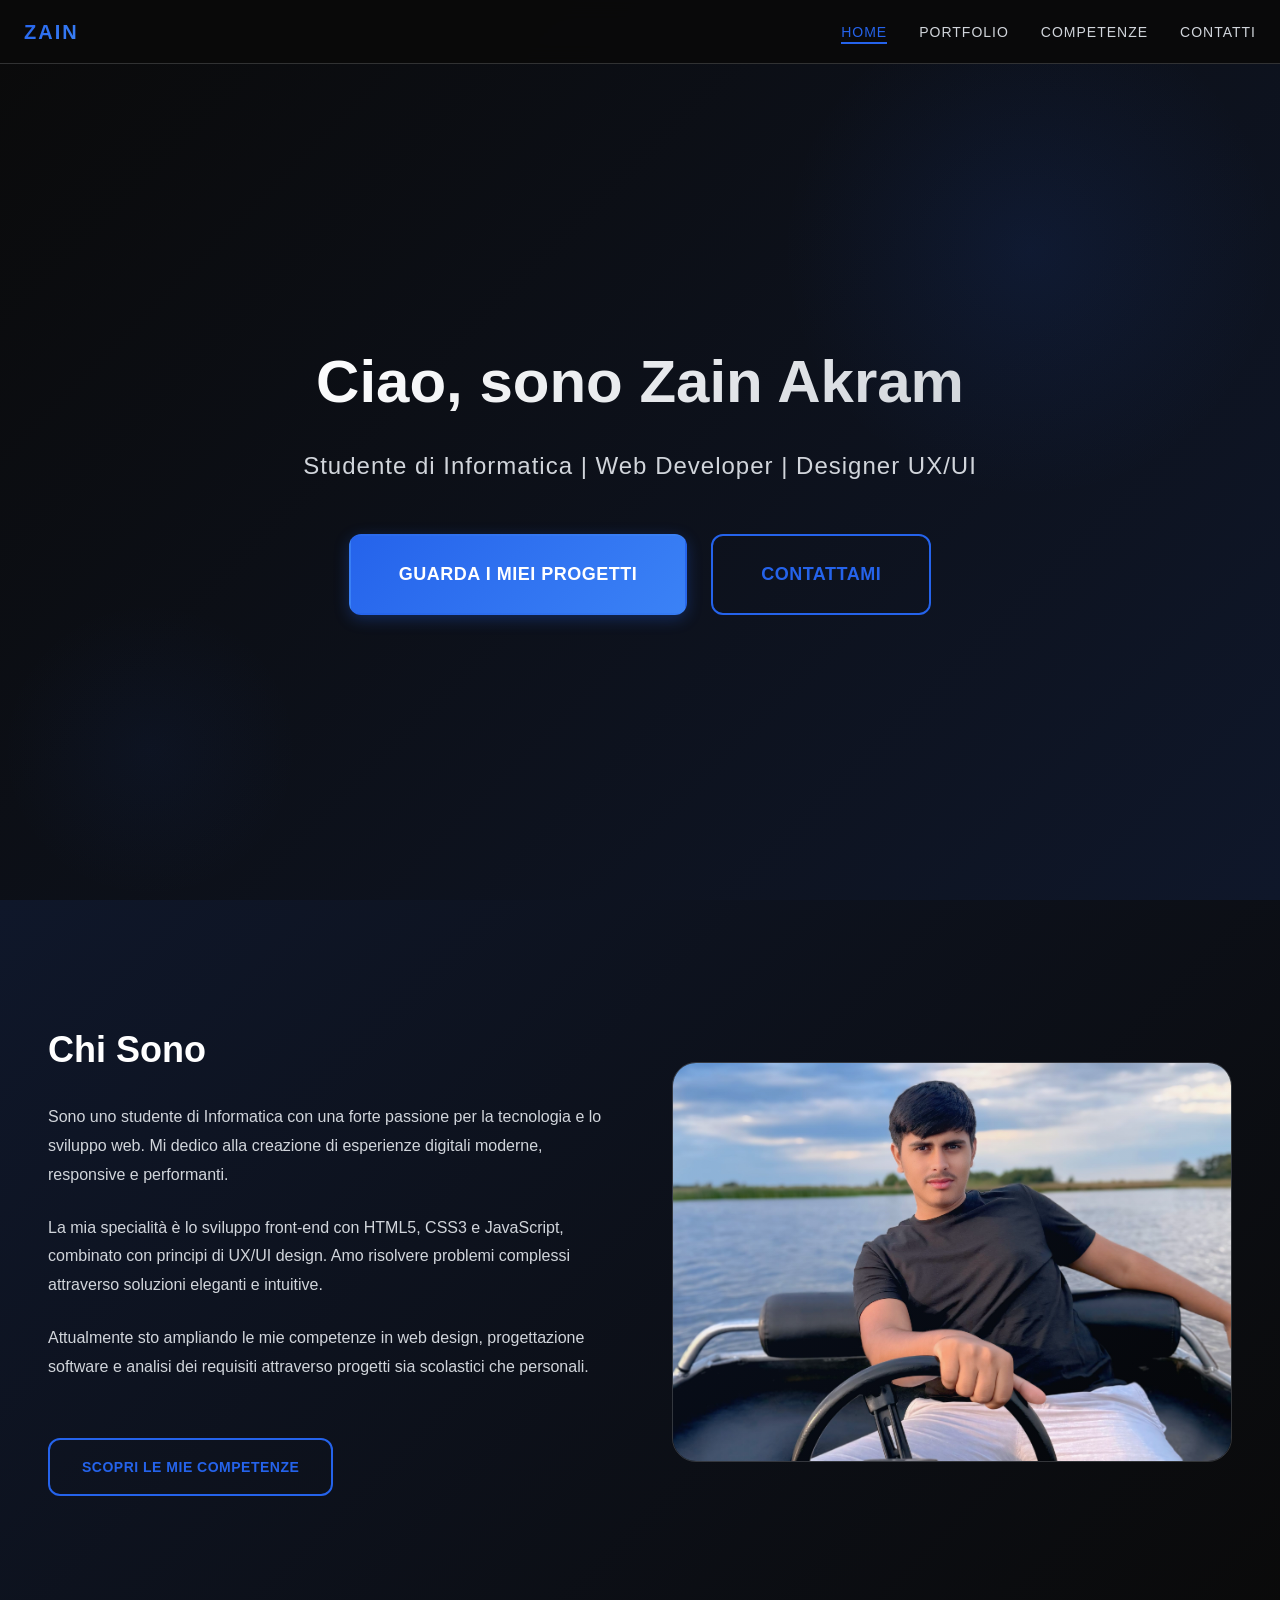
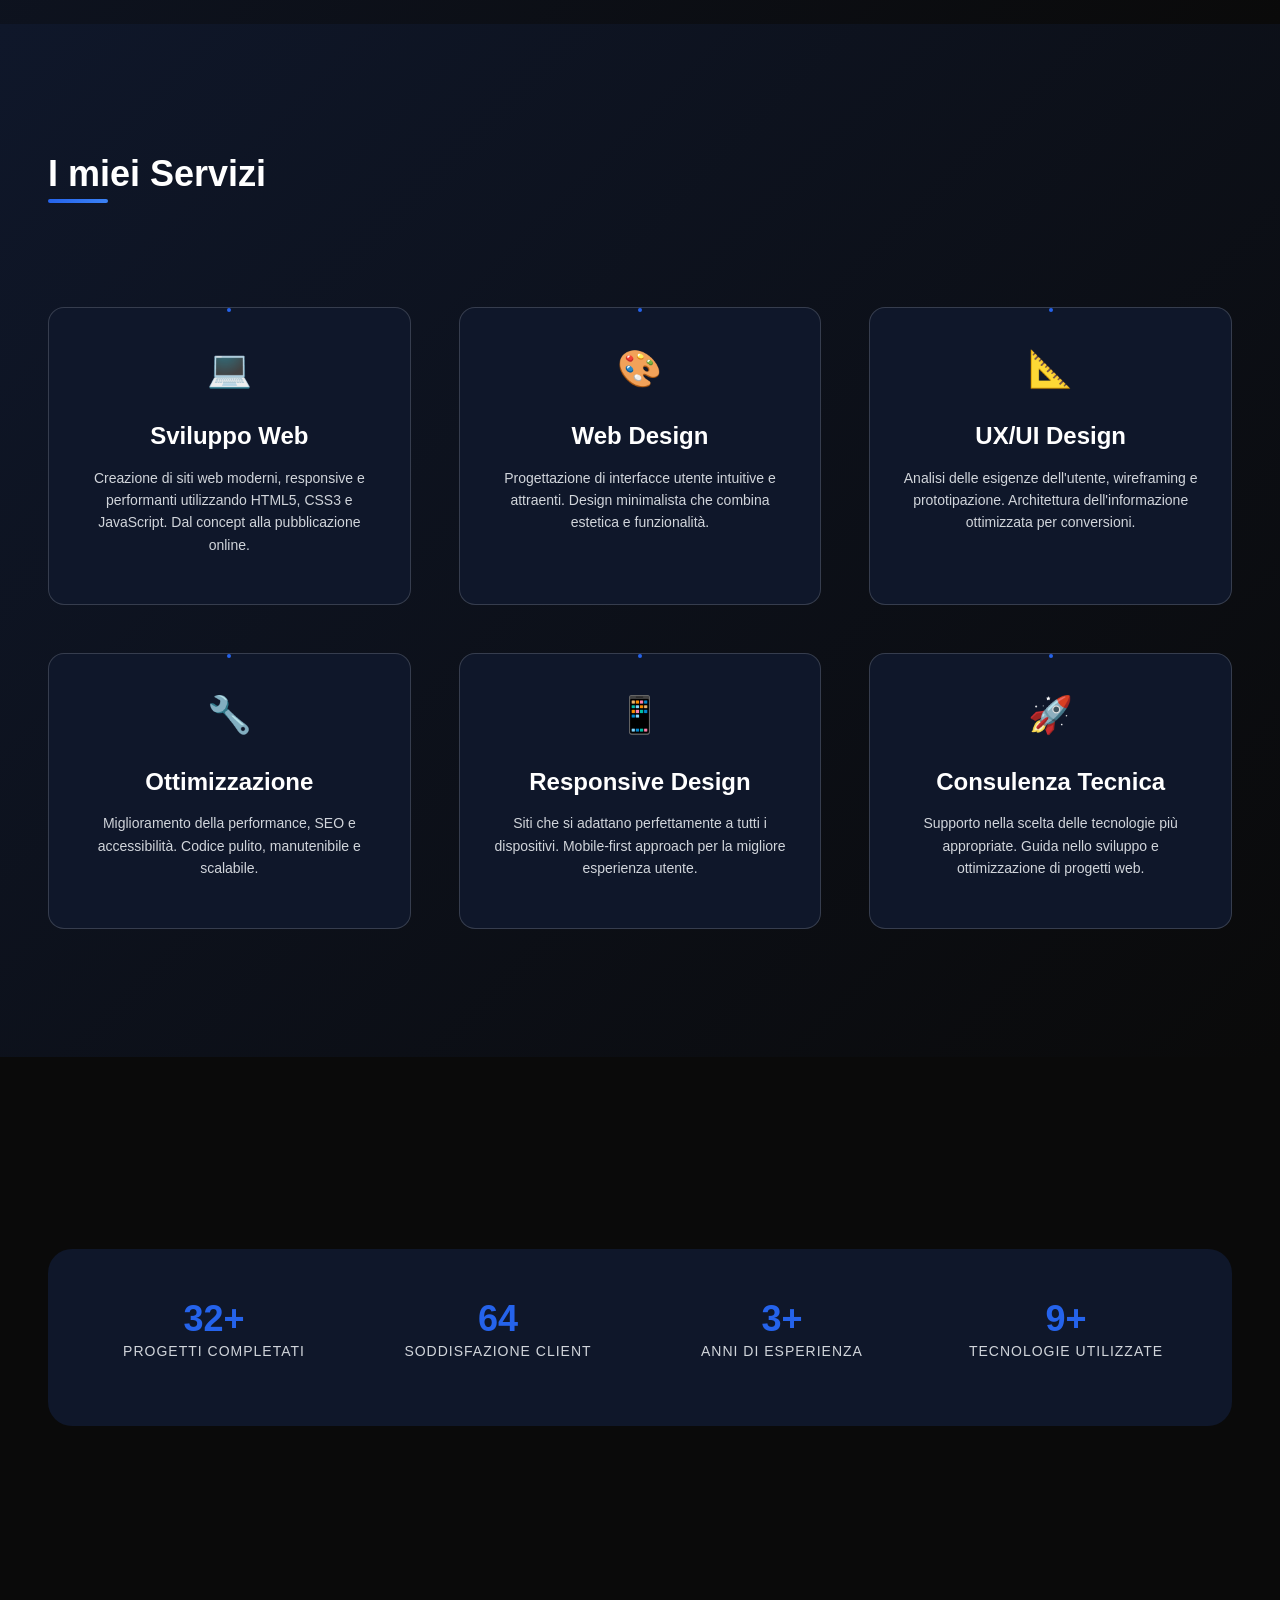
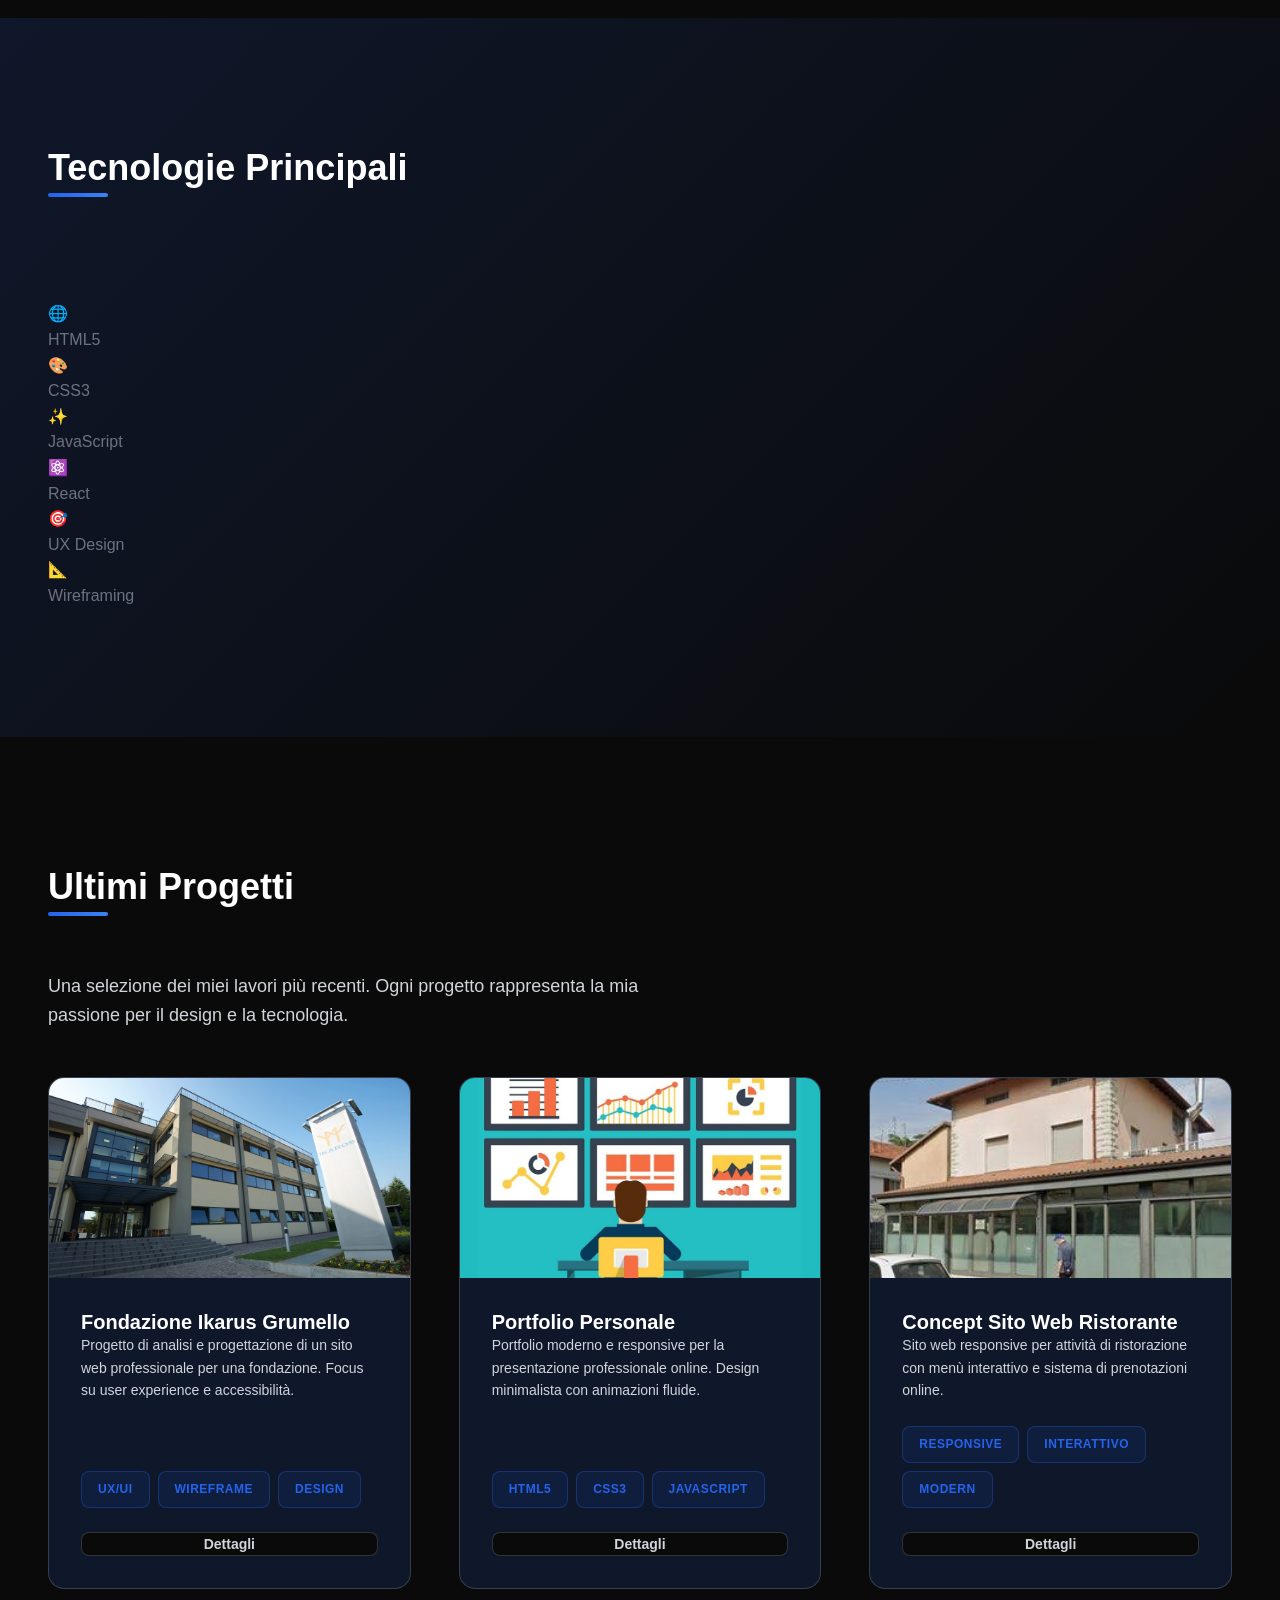
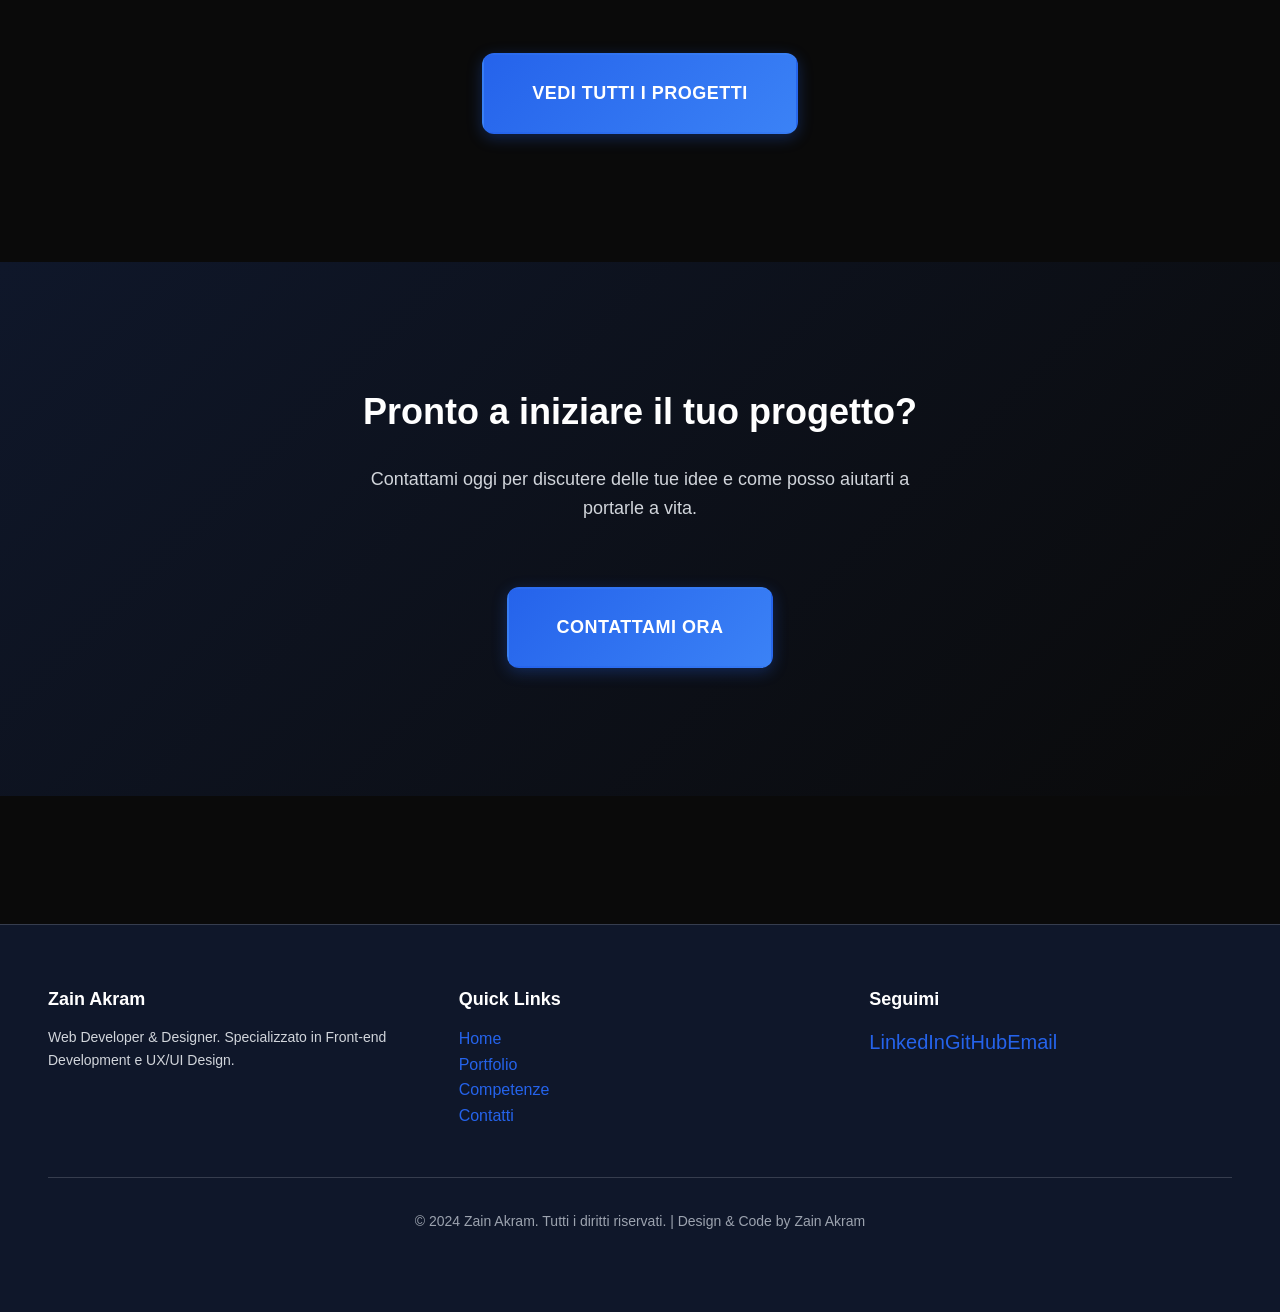
<file: index.html>
<!DOCTYPE html>
<html lang="it">
<head>
  <meta charset="UTF-8">
  <meta name="viewport" content="width=device-width, initial-scale=1.0">
  <meta name="description" content="Portfolio professionale di Zain Akram - Studente di Informatica e Web Developer. Scopri i miei progetti e competenze.">
  <meta name="keywords" content="web developer, portfolio, informatica, web design, HTML, CSS, JavaScript">
  <meta name="author" content="Zain Akram">
  <meta name="theme-color" content="#2563EB">

  <!-- Open Graph -->
  <meta property="og:type" content="website">
  <meta property="og:title" content="Zain Akram - Web Developer & Designer">
  <meta property="og:description" content="Portfolio professionale - Sviluppo Web, Web Design, Progettazione Software">
  <meta property="og:locale" content="it_IT">

  <title>Zain Akram - Web Developer & Designer</title>

  <!-- Stylesheet -->
  <link rel="stylesheet" href="style.css">
  <link rel="stylesheet" href="portfolio.css">

  <!-- Favicon -->
  <link rel="icon" type="image/svg+xml" href="data:image/svg+xml,<svg xmlns='http://www.w3.org/2000/svg' viewBox='0 0 100 100'><text y='75' font-size='75' font-weight='bold' fill='%232563EB'>Z</text></svg>">
</head>
<body>
  <!-- NAVIGATION -->
  <header>
    <nav class="container flex-between">
      <div class="logo">Zain</div>
      <ul class="nav-links">
        <li><a href="index.html" class="active">Home</a></li>
        <li><a href="portfolio.html">Portfolio</a></li>
        <li><a href="competenze.html">Competenze</a></li>
        <li><a href="contatti.html">Contatti</a></li>
      </ul>
      <button class="menu-toggle" aria-label="Toggle menu">
        <span></span>
        <span></span>
        <span></span>
      </button>
    </nav>
  </header>

  <main>
    <!-- HERO SECTION -->
    <section class="hero">
      <div class="hero-content">
        <h1>Ciao, sono Zain Akram</h1>
        <p class="subtitle">Studente di Informatica | Web Developer | Designer UX/UI</p>
        <div class="hero-cta">
          <a href="portfolio.html" class="btn btn-primary btn-lg">Guarda i miei progetti</a>
          <a href="contatti.html" class="btn btn-secondary btn-lg">Contattami</a>
        </div>
      </div>
    </section>

    <!-- CHI SONO -->
    <section class="section about">
      <div class="container">
        <div class="about-grid">
          <div class="about-text fade-in-up">
            <h2>Chi Sono</h2>
            <p>Sono uno studente di Informatica con una forte passione per la tecnologia e lo sviluppo web. Mi dedico alla creazione di esperienze digitali moderne, responsive e performanti.</p>
            <p>La mia specialità è lo sviluppo front-end con HTML5, CSS3 e JavaScript, combinato con principi di UX/UI design. Amo risolvere problemi complessi attraverso soluzioni eleganti e intuitive.</p>
            <p>Attualmente sto ampliando le mie competenze in web design, progettazione software e analisi dei requisiti attraverso progetti sia scolastici che personali.</p>
            <a href="competenze.html" class="btn btn-secondary mt-8">Scopri le mie competenze</a>
          </div>
          <div class="about-image fade-in-up">
            <img src="img/zain.jpg" alt="Zain Akram" loading="lazy">
          </div>
        </div>
      </div>
    </section>

    <!-- SERVIZI -->
    <section class="section" style="background: linear-gradient(135deg, var(--color-dark-navy) 0%, var(--color-dark-extreme) 100%);">
      <div class="container">
        <h2 class="section-title">I miei Servizi</h2>
        <div class="services-grid mt-12">
          <div class="service-card fade-in-up">
            <div class="service-icon">💻</div>
            <h3>Sviluppo Web</h3>
            <p>Creazione di siti web moderni, responsive e performanti utilizzando HTML5, CSS3 e JavaScript. Dal concept alla pubblicazione online.</p>
          </div>
          <div class="service-card fade-in-up">
            <div class="service-icon">🎨</div>
            <h3>Web Design</h3>
            <p>Progettazione di interfacce utente intuitive e attraenti. Design minimalista che combina estetica e funzionalità.</p>
          </div>
          <div class="service-card fade-in-up">
            <div class="service-icon">📐</div>
            <h3>UX/UI Design</h3>
            <p>Analisi delle esigenze dell'utente, wireframing e prototipazione. Architettura dell'informazione ottimizzata per conversioni.</p>
          </div>
          <div class="service-card fade-in-up">
            <div class="service-icon">🔧</div>
            <h3>Ottimizzazione</h3>
            <p>Miglioramento della performance, SEO e accessibilità. Codice pulito, manutenibile e scalabile.</p>
          </div>
          <div class="service-card fade-in-up">
            <div class="service-icon">📱</div>
            <h3>Responsive Design</h3>
            <p>Siti che si adattano perfettamente a tutti i dispositivi. Mobile-first approach per la migliore esperienza utente.</p>
          </div>
          <div class="service-card fade-in-up">
            <div class="service-icon">🚀</div>
            <h3>Consulenza Tecnica</h3>
            <p>Supporto nella scelta delle tecnologie più appropriate. Guida nello sviluppo e ottimizzazione di progetti web.</p>
          </div>
        </div>
      </div>
    </section>

    <!-- STATISTICHE -->
    <section class="section">
      <div class="container">
        <div class="stats fade-in-up">
          <div class="stats-grid">
            <div class="stat-item">
              <h3>50+</h3>
              <p>Progetti Completati</p>
            </div>
            <div class="stat-item">
              <h3>100%</h3>
              <p>Soddisfazione Client</p>
            </div>
            <div class="stat-item">
              <h3>5+</h3>
              <p>Anni di Esperienza</p>
            </div>
            <div class="stat-item">
              <h3>15+</h3>
              <p>Tecnologie Utilizzate</p>
            </div>
          </div>
        </div>
      </div>
    </section>

    <!-- TECNOLOGIE PRINCIPALI -->
    <section class="section" style="background: linear-gradient(135deg, var(--color-dark-navy) 0%, var(--color-dark-extreme) 100%);">
      <div class="container">
        <h2 class="section-title">Tecnologie Principali</h2>
        <div class="tech-list mt-12">
          <div class="tech-item fade-in-up">
            <div class="tech-item-icon">🌐</div>
            <div class="tech-item-name">HTML5</div>
          </div>
          <div class="tech-item fade-in-up">
            <div class="tech-item-icon">🎨</div>
            <div class="tech-item-name">CSS3</div>
          </div>
          <div class="tech-item fade-in-up">
            <div class="tech-item-icon">✨</div>
            <div class="tech-item-name">JavaScript</div>
          </div>
          <div class="tech-item fade-in-up">
            <div class="tech-item-icon">⚛️</div>
            <div class="tech-item-name">React</div>
          </div>
          <div class="tech-item fade-in-up">
            <div class="tech-item-icon">🎯</div>
            <div class="tech-item-name">UX Design</div>
          </div>
          <div class="tech-item fade-in-up">
            <div class="tech-item-icon">📐</div>
            <div class="tech-item-name">Wireframing</div>
          </div>
        </div>
      </div>
    </section>

    <!-- PREVIEW PORTFOLIO -->
    <section class="section">
      <div class="container">
        <h2 class="section-title">Ultimi Progetti</h2>
        <p style="color: var(--color-gray-light); font-size: var(--text-lg); margin-bottom: var(--space-12); max-width: 600px;">Una selezione dei miei lavori più recenti. Ogni progetto rappresenta la mia passione per il design e la tecnologia.</p>
        
        <div class="projects-grid mt-12">
          <div class="project-card fade-in-up" data-category="design">
            <div class="project-image">
              <img src="img/scuola.jpg" alt="Fondazione Ikarus" loading="lazy">
            </div>
            <div class="project-info">
              <h3 class="project-title">Fondazione Ikarus Grumello</h3>
              <p class="project-desc">Progetto di analisi e progettazione di un sito web professionale per una fondazione. Focus su user experience e accessibilità.</p>
              <div class="project-tech">
                <span class="tech-badge">UX/UI</span>
                <span class="tech-badge">Wireframe</span>
                <span class="tech-badge">Design</span>
              </div>
              <div class="project-links">
                <a href="portfolio.html#project-1">Dettagli</a>
              </div>
            </div>
          </div>

          <div class="project-card fade-in-up" data-category="web">
            <div class="project-image">
              <img src="img/potfoglio.jpg" alt="Portfolio Personale" loading="lazy">
            </div>
            <div class="project-info">
              <h3 class="project-title">Portfolio Personale</h3>
              <p class="project-desc">Portfolio moderno e responsive per la presentazione professionale online. Design minimalista con animazioni fluide.</p>
              <div class="project-tech">
                <span class="tech-badge">HTML5</span>
                <span class="tech-badge">CSS3</span>
                <span class="tech-badge">JavaScript</span>
              </div>
              <div class="project-links">
                <a href="portfolio.html#project-2">Dettagli</a>
              </div>
            </div>
          </div>

          <div class="project-card fade-in-up" data-category="web">
            <div class="project-image">
              <img src="img/ristorante.jpg" alt="Sito Ristorante" loading="lazy">
            </div>
            <div class="project-info">
              <h3 class="project-title">Concept Sito Web Ristorante</h3>
              <p class="project-desc">Sito web responsive per attività di ristorazione con menù interattivo e sistema di prenotazioni online.</p>
              <div class="project-tech">
                <span class="tech-badge">Responsive</span>
                <span class="tech-badge">Interattivo</span>
                <span class="tech-badge">Modern</span>
              </div>
              <div class="project-links">
                <a href="portfolio.html#project-3">Dettagli</a>
              </div>
            </div>
          </div>
        </div>

        <div style="text-align: center; margin-top: var(--space-16);">
          <a href="portfolio.html" class="btn btn-primary btn-lg">Vedi tutti i progetti</a>
        </div>
      </div>
    </section>

    <!-- CTA FINALE -->
    <section class="section" style="background: linear-gradient(135deg, var(--color-dark-navy) 0%, var(--color-dark-extreme) 100%); text-align: center;">
      <div class="container">
        <h2>Pronto a iniziare il tuo progetto?</h2>
        <p style="color: var(--color-gray-light); font-size: var(--text-lg); margin-top: var(--space-8); max-width: 600px; margin-left: auto; margin-right: auto;">Contattami oggi per discutere delle tue idee e come posso aiutarti a portarle a vita.</p>
        <a href="contatti.html" class="btn btn-primary btn-lg mt-12">Contattami ora</a>
      </div>
    </section>
  </main>

  <!-- FOOTER -->
  <footer>
    <div class="container">
      <div class="footer-content">
        <div class="footer-section">
          <h3>Zain Akram</h3>
          <p>Web Developer & Designer. Specializzato in Front-end Development e UX/UI Design.</p>
        </div>
        <div class="footer-section">
          <h3>Quick Links</h3>
          <ul style="list-style: none; display: flex; flex-direction: column; gap: var(--space-3);">
            <li><a href="index.html">Home</a></li>
            <li><a href="portfolio.html">Portfolio</a></li>
            <li><a href="competenze.html">Competenze</a></li>
            <li><a href="contatti.html">Contatti</a></li>
          </ul>
        </div>
        <div class="footer-section">
          <h3>Seguimi</h3>
          <div style="display: flex; gap: var(--space-3);">
            <a href="#" style="color: var(--color-primary); font-size: var(--text-xl);">LinkedIn</a>
            <a href="#" style="color: var(--color-primary); font-size: var(--text-xl);">GitHub</a>
            <a href="#" style="color: var(--color-primary); font-size: var(--text-xl);">Email</a>
          </div>
        </div>
      </div>
      <div class="footer-bottom">
        <p>&copy; 2024 Zain Akram. Tutti i diritti riservati. | Design & Code by Zain Akram</p>
      </div>
    </div>
  </footer>

  <!-- Scripts -->
  <script src="main.js"></script>
  <script src="portfolio.js"></script>
  <script src="animations.js"></script>
</body>
</html>
</file>
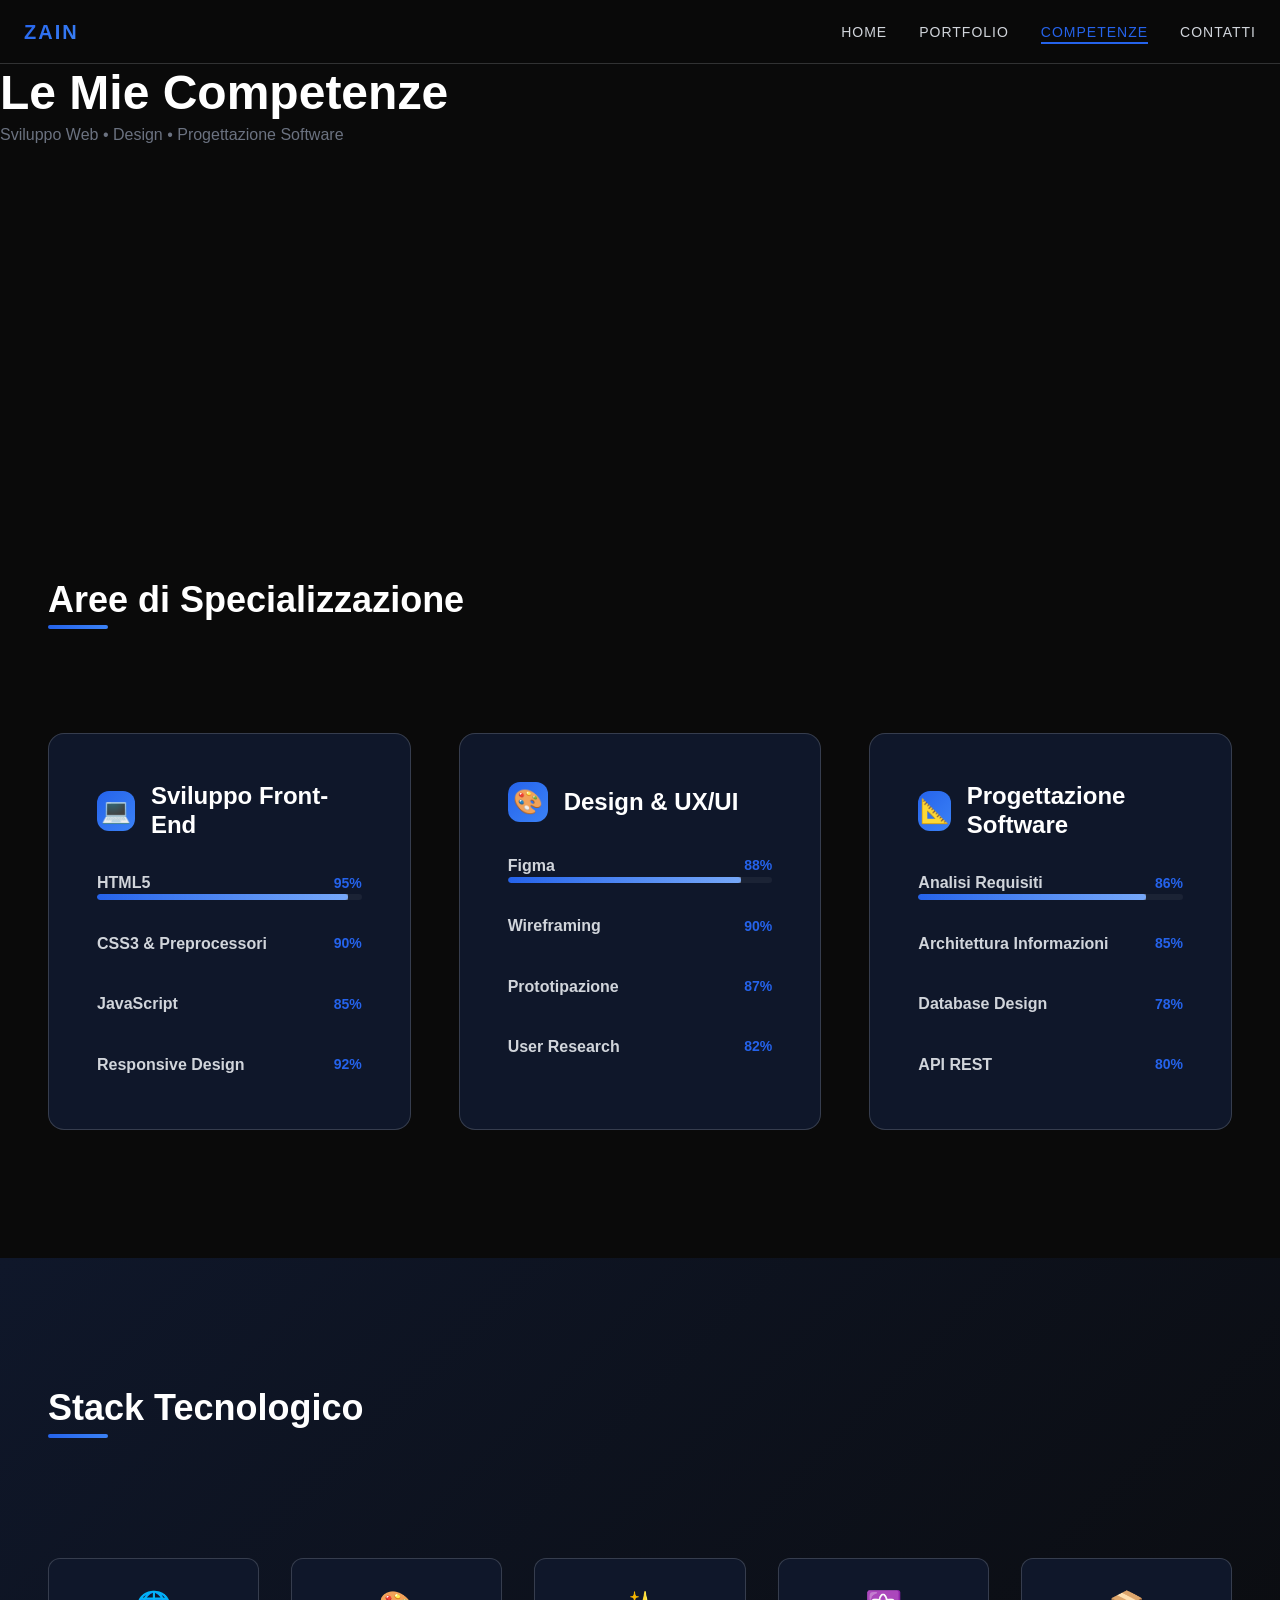
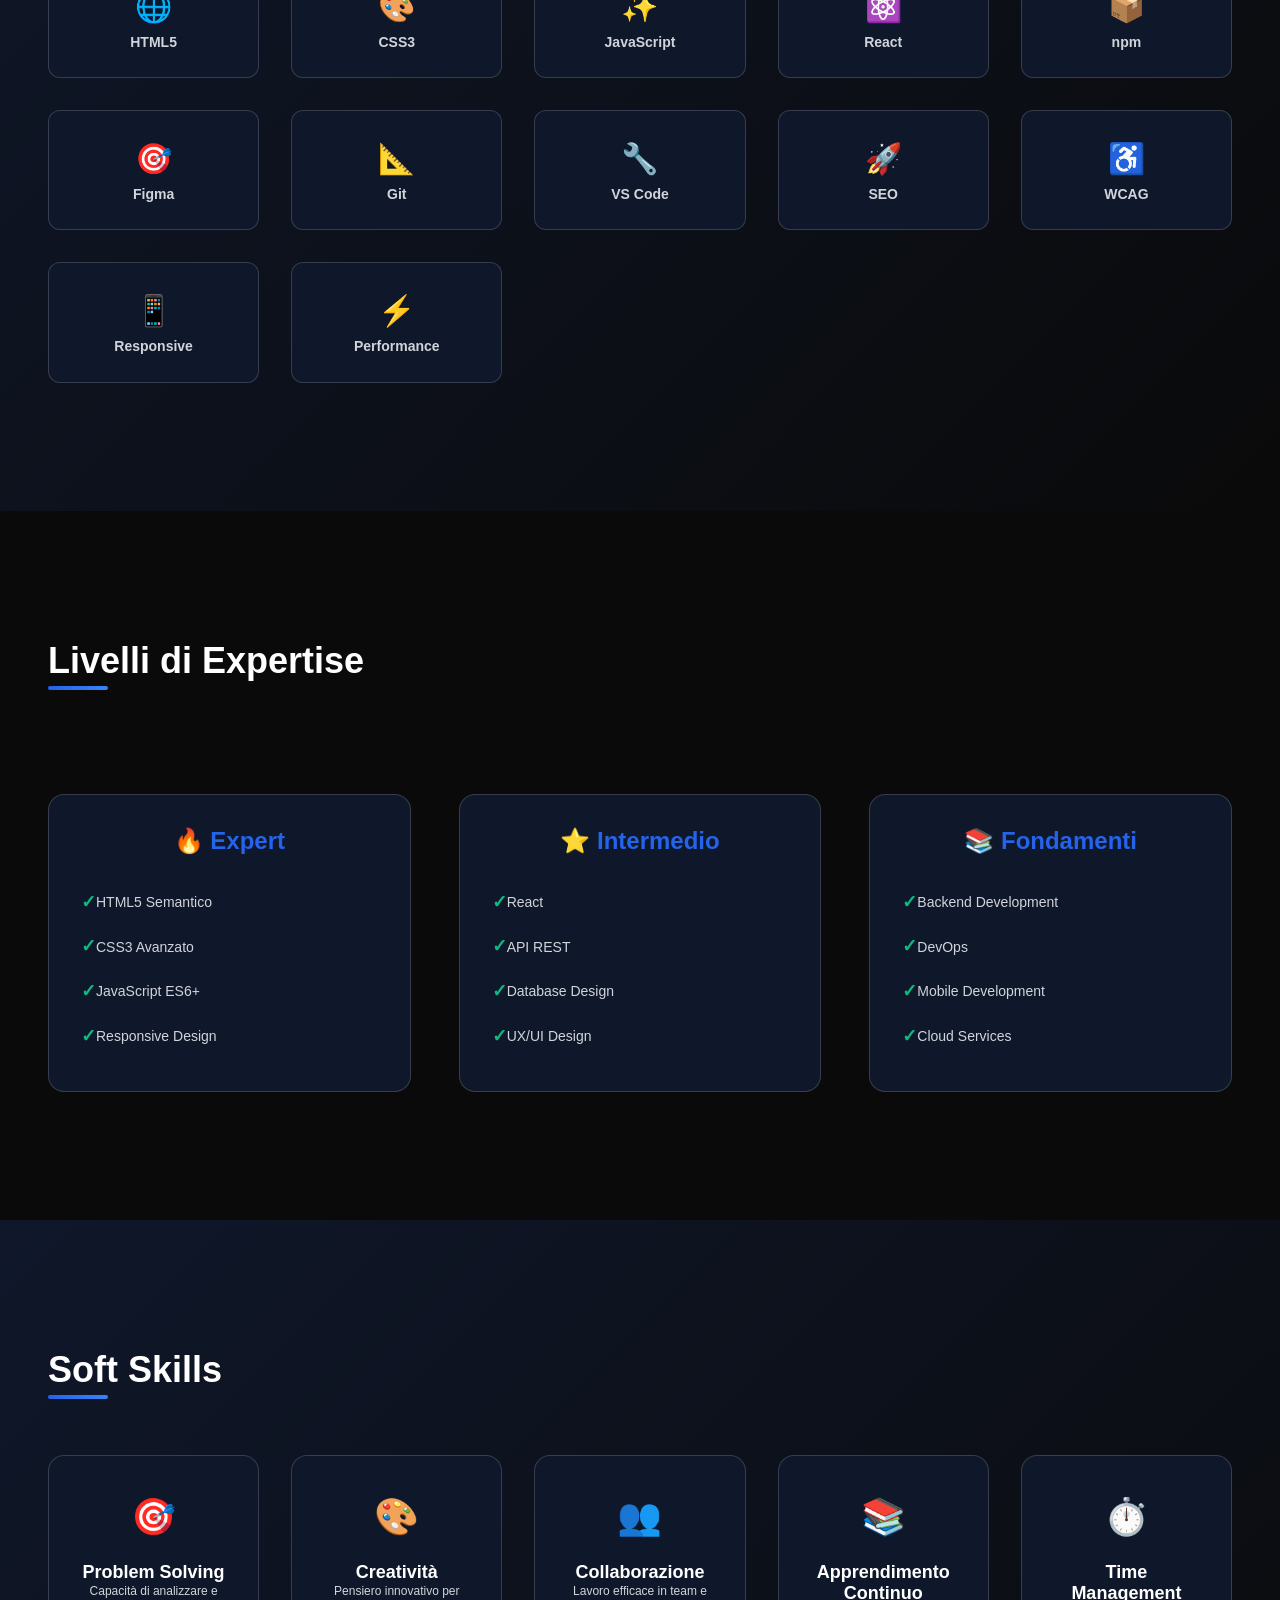
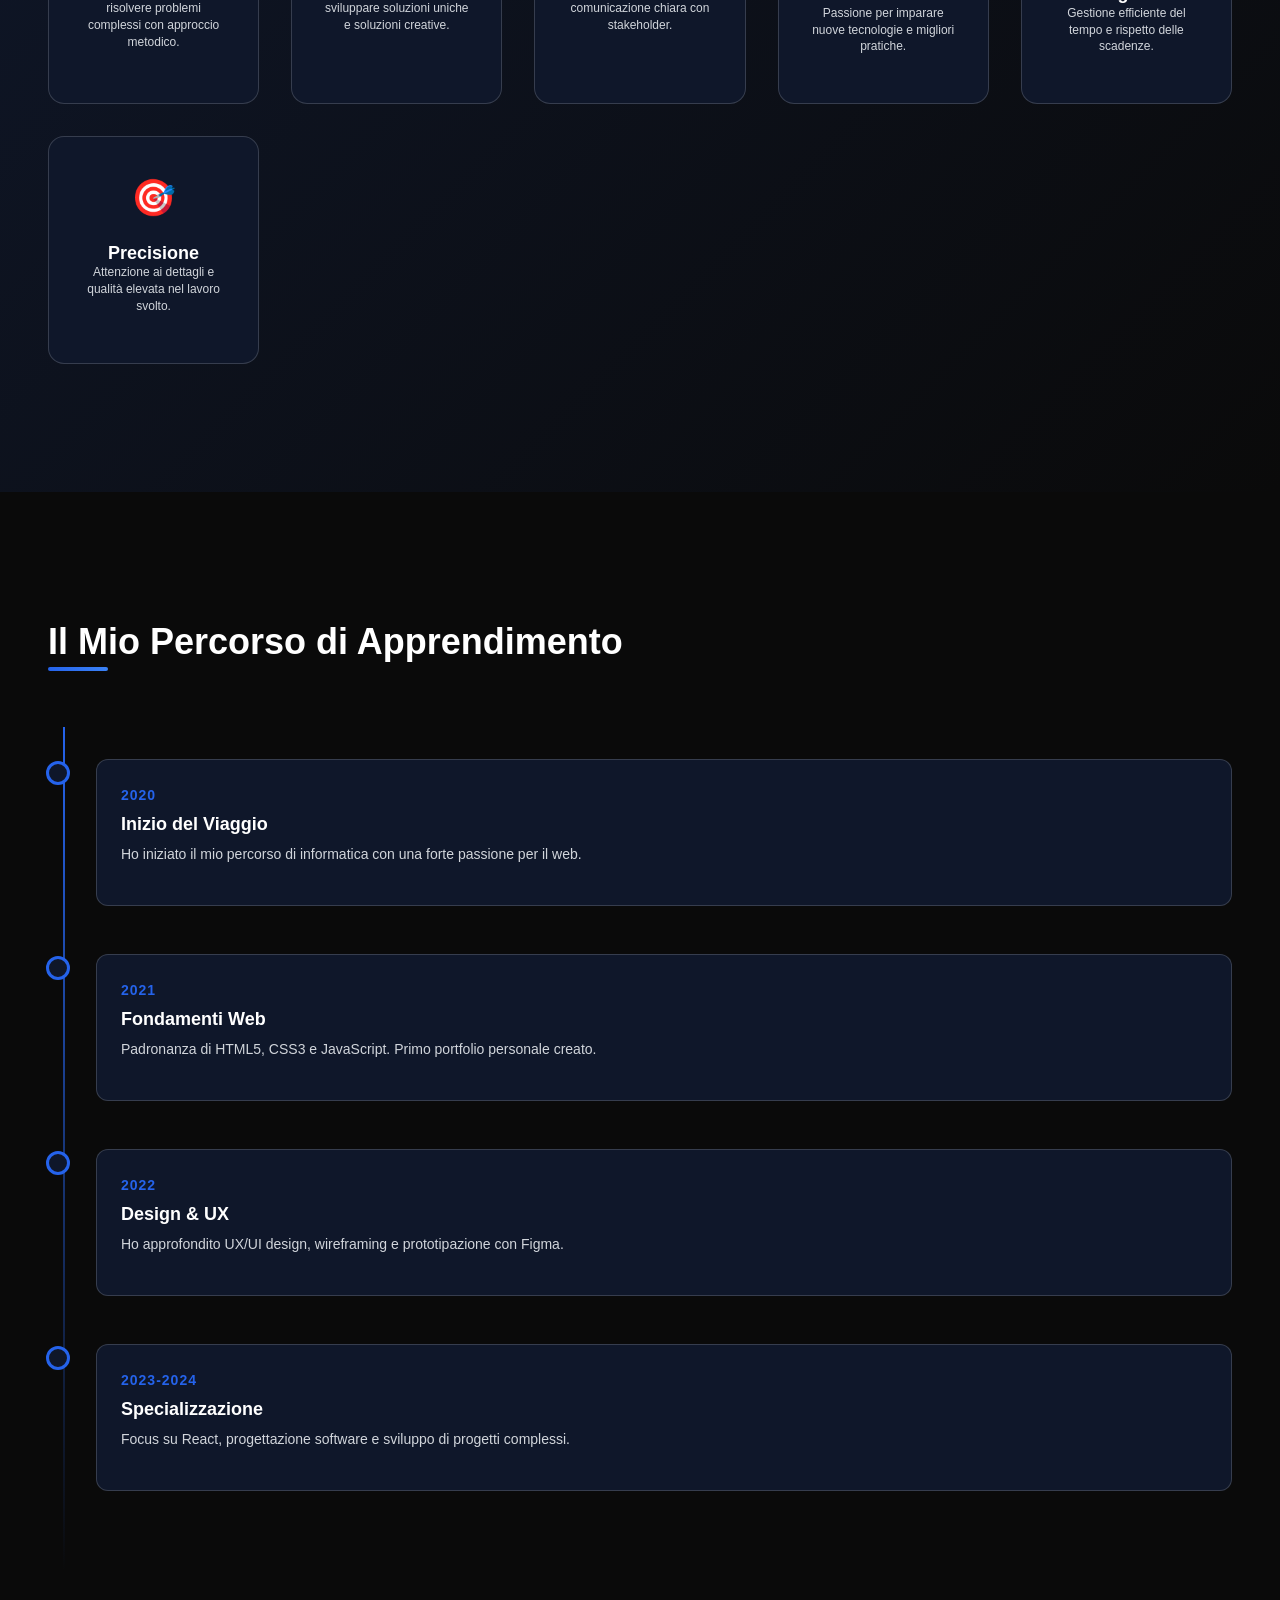
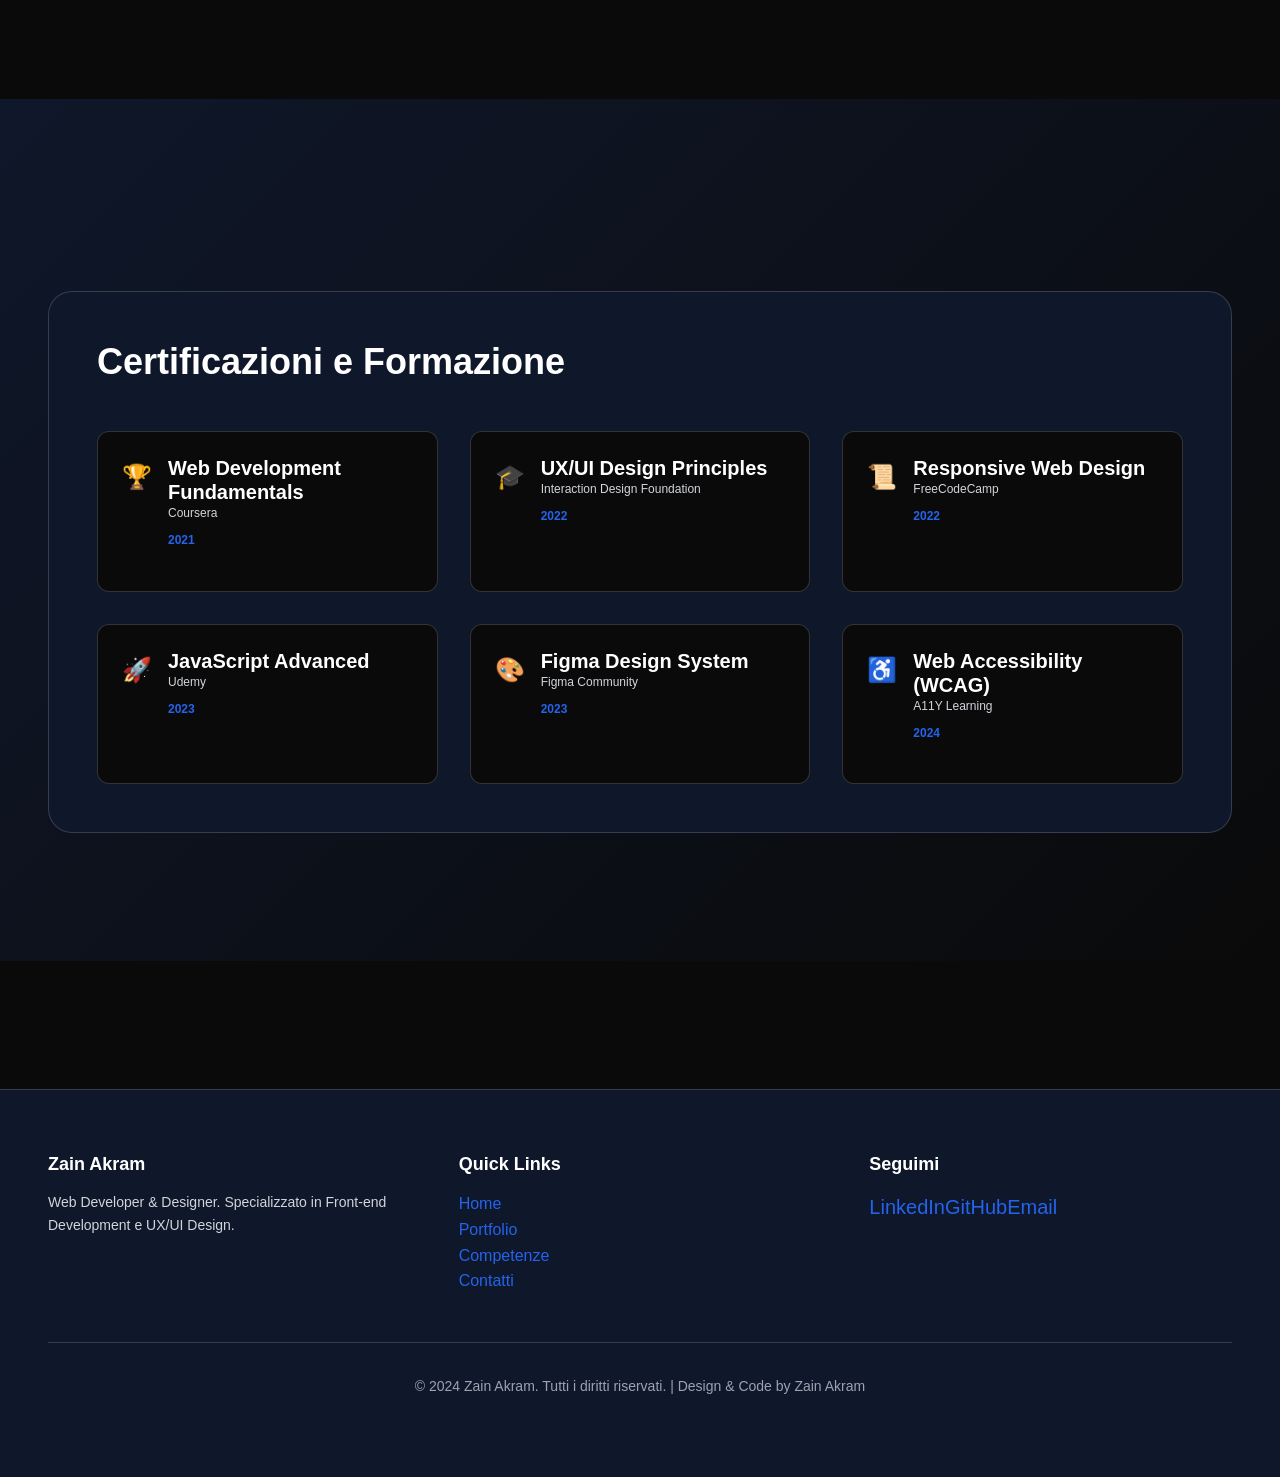
<file: competenze.html>
<!DOCTYPE html>
<html lang="it">
<head>
  <meta charset="UTF-8">
  <meta name="viewport" content="width=device-width, initial-scale=1.0">
  <meta name="description" content="Le mie competenze - Zain Akram. Scopri le mie skills in web development, design e progettazione software.">
  <meta name="keywords" content="competenze, skills, web development, design, HTML, CSS, JavaScript">
  <meta name="author" content="Zain Akram">

  <title>Competenze - Zain Akram</title>

  <link rel="stylesheet" href="style.css">
  <link rel="stylesheet" href="skills.css">

  <link rel="icon" type="image/svg+xml" href="data:image/svg+xml,<svg xmlns='http://www.w3.org/2000/svg' viewBox='0 0 100 100'><text y='75' font-size='75' font-weight='bold' fill='%232563EB'>Z</text></svg>">
</head>
<body>
  <!-- NAVIGATION -->
  <header>
    <nav class="container flex-between">
      <div class="logo">Zain</div>
      <ul class="nav-links">
        <li><a href="index.html">Home</a></li>
        <li><a href="portfolio.html">Portfolio</a></li>
        <li><a href="competenze.html" class="active">Competenze</a></li>
        <li><a href="contatti.html">Contatti</a></li>
      </ul>
      <button class="menu-toggle" aria-label="Toggle menu">
        <span></span>
        <span></span>
        <span></span>
      </button>
    </nav>
  </header>

  <main>
    <!-- PAGE HERO -->
    <section class="hero" style="min-height: 50vh; padding-top: var(--nav-height);">
      <div class="hero-content">
        <h1>Le Mie Competenze</h1>
        <p class="subtitle">Sviluppo Web • Design • Progettazione Software</p>
      </div>
    </section>

    <!-- SKILL CATEGORIES -->
    <section class="section">
      <div class="container">
        <h2 class="section-title">Aree di Specializzazione</h2>
        
        <div class="skills-categories">
          <!-- Front-End Development -->
          <div class="skill-category fade-in-up">
            <div class="skill-category-title">
              <div class="skill-category-icon">💻</div>
              <h3>Sviluppo Front-End</h3>
            </div>
            
            <div class="skill-item">
              <div class="skill-name">
                <h4>HTML5</h4>
                <span class="skill-percentage">95%</span>
              </div>
              <div class="skill-progress">
                <div class="skill-progress-fill" style="--progress: 95%;"></div>
              </div>
            </div>

            <div class="skill-item">
              <div class="skill-name">
                <h4>CSS3 & Preprocessori</h4>
                <span class="skill-percentage">90%</span>
              </div>
              <div class="skill-progress">
                <div class="skill-progress-fill" style="--progress: 90%;"></div>
              </div>
            </div>

            <div class="skill-item">
              <div class="skill-name">
                <h4>JavaScript</h4>
                <span class="skill-percentage">85%</span>
              </div>
              <div class="skill-progress">
                <div class="skill-progress-fill" style="--progress: 85%;"></div>
              </div>
            </div>

            <div class="skill-item">
              <div class="skill-name">
                <h4>Responsive Design</h4>
                <span class="skill-percentage">92%</span>
              </div>
              <div class="skill-progress">
                <div class="skill-progress-fill" style="--progress: 92%;"></div>
              </div>
            </div>
          </div>

          <!-- Design & UX/UI -->
          <div class="skill-category fade-in-up">
            <div class="skill-category-title">
              <div class="skill-category-icon">🎨</div>
              <h3>Design & UX/UI</h3>
            </div>
            
            <div class="skill-item">
              <div class="skill-name">
                <h4>Figma</h4>
                <span class="skill-percentage">88%</span>
              </div>
              <div class="skill-progress">
                <div class="skill-progress-fill" style="--progress: 88%;"></div>
              </div>
            </div>

            <div class="skill-item">
              <div class="skill-name">
                <h4>Wireframing</h4>
                <span class="skill-percentage">90%</span>
              </div>
              <div class="skill-progress">
                <div class="skill-progress-fill" style="--progress: 90%;"></div>
              </div>
            </div>

            <div class="skill-item">
              <div class="skill-name">
                <h4>Prototipazione</h4>
                <span class="skill-percentage">87%</span>
              </div>
              <div class="skill-progress">
                <div class="skill-progress-fill" style="--progress: 87%;"></div>
              </div>
            </div>

            <div class="skill-item">
              <div class="skill-name">
                <h4>User Research</h4>
                <span class="skill-percentage">82%</span>
              </div>
              <div class="skill-progress">
                <div class="skill-progress-fill" style="--progress: 82%;"></div>
              </div>
            </div>
          </div>

          <!-- Progettazione Software -->
          <div class="skill-category fade-in-up">
            <div class="skill-category-title">
              <div class="skill-category-icon">📐</div>
              <h3>Progettazione Software</h3>
            </div>
            
            <div class="skill-item">
              <div class="skill-name">
                <h4>Analisi Requisiti</h4>
                <span class="skill-percentage">86%</span>
              </div>
              <div class="skill-progress">
                <div class="skill-progress-fill" style="--progress: 86%;"></div>
              </div>
            </div>

            <div class="skill-item">
              <div class="skill-name">
                <h4>Architettura Informazioni</h4>
                <span class="skill-percentage">85%</span>
              </div>
              <div class="skill-progress">
                <div class="skill-progress-fill" style="--progress: 85%;"></div>
              </div>
            </div>

            <div class="skill-item">
              <div class="skill-name">
                <h4>Database Design</h4>
                <span class="skill-percentage">78%</span>
              </div>
              <div class="skill-progress">
                <div class="skill-progress-fill" style="--progress: 78%;"></div>
              </div>
            </div>

            <div class="skill-item">
              <div class="skill-name">
                <h4>API REST</h4>
                <span class="skill-percentage">80%</span>
              </div>
              <div class="skill-progress">
                <div class="skill-progress-fill" style="--progress: 80%;"></div>
              </div>
            </div>
          </div>
        </div>
      </div>
    </section>

    <!-- TECHNOLOGY STACK -->
    <section class="section" style="background: linear-gradient(135deg, var(--color-dark-navy) 0%, var(--color-dark-extreme) 100%);">
      <div class="container">
        <h2 class="section-title">Stack Tecnologico</h2>
        
        <div class="tech-stack">
          <div class="tech-list">
            <div class="tech-item fade-in-up">
              <div class="tech-item-icon">🌐</div>
              <div class="tech-item-name">HTML5</div>
            </div>
            <div class="tech-item fade-in-up">
              <div class="tech-item-icon">🎨</div>
              <div class="tech-item-name">CSS3</div>
            </div>
            <div class="tech-item fade-in-up">
              <div class="tech-item-icon">✨</div>
              <div class="tech-item-name">JavaScript</div>
            </div>
            <div class="tech-item fade-in-up">
              <div class="tech-item-icon">⚛️</div>
              <div class="tech-item-name">React</div>
            </div>
            <div class="tech-item fade-in-up">
              <div class="tech-item-icon">📦</div>
              <div class="tech-item-name">npm</div>
            </div>
            <div class="tech-item fade-in-up">
              <div class="tech-item-icon">🎯</div>
              <div class="tech-item-name">Figma</div>
            </div>
            <div class="tech-item fade-in-up">
              <div class="tech-item-icon">📐</div>
              <div class="tech-item-name">Git</div>
            </div>
            <div class="tech-item fade-in-up">
              <div class="tech-item-icon">🔧</div>
              <div class="tech-item-name">VS Code</div>
            </div>
            <div class="tech-item fade-in-up">
              <div class="tech-item-icon">🚀</div>
              <div class="tech-item-name">SEO</div>
            </div>
            <div class="tech-item fade-in-up">
              <div class="tech-item-icon">♿</div>
              <div class="tech-item-name">WCAG</div>
            </div>
            <div class="tech-item fade-in-up">
              <div class="tech-item-icon">📱</div>
              <div class="tech-item-name">Responsive</div>
            </div>
            <div class="tech-item fade-in-up">
              <div class="tech-item-icon">⚡</div>
              <div class="tech-item-name">Performance</div>
            </div>
          </div>
        </div>
      </div>
    </section>

    <!-- EXPERTISE LEVELS -->
    <section class="section">
      <div class="container">
        <h2 class="section-title">Livelli di Expertise</h2>
        
        <div class="expertise-levels">
          <div class="expertise-level fade-in-up">
            <h3>🔥 Expert</h3>
            <ul>
              <li>HTML5 Semantico</li>
              <li>CSS3 Avanzato</li>
              <li>JavaScript ES6+</li>
              <li>Responsive Design</li>
            </ul>
          </div>

          <div class="expertise-level fade-in-up">
            <h3>⭐ Intermedio</h3>
            <ul>
              <li>React</li>
              <li>API REST</li>
              <li>Database Design</li>
              <li>UX/UI Design</li>
            </ul>
          </div>

          <div class="expertise-level fade-in-up">
            <h3>📚 Fondamenti</h3>
            <ul>
              <li>Backend Development</li>
              <li>DevOps</li>
              <li>Mobile Development</li>
              <li>Cloud Services</li>
            </ul>
          </div>
        </div>
      </div>
    </section>

    <!-- SOFT SKILLS -->
    <section class="section" style="background: linear-gradient(135deg, var(--color-dark-navy) 0%, var(--color-dark-extreme) 100%);">
      <div class="container">
        <h2 class="section-title">Soft Skills</h2>
        
        <div class="soft-skills-grid">
          <div class="soft-skill-card fade-in-up">
            <span class="soft-skill-icon">🎯</span>
            <h4 class="soft-skill-name">Problem Solving</h4>
            <p class="soft-skill-desc">Capacità di analizzare e risolvere problemi complessi con approccio metodico.</p>
          </div>

          <div class="soft-skill-card fade-in-up">
            <span class="soft-skill-icon">🎨</span>
            <h4 class="soft-skill-name">Creatività</h4>
            <p class="soft-skill-desc">Pensiero innovativo per sviluppare soluzioni uniche e soluzioni creative.</p>
          </div>

          <div class="soft-skill-card fade-in-up">
            <span class="soft-skill-icon">👥</span>
            <h4 class="soft-skill-name">Collaborazione</h4>
            <p class="soft-skill-desc">Lavoro efficace in team e comunicazione chiara con stakeholder.</p>
          </div>

          <div class="soft-skill-card fade-in-up">
            <span class="soft-skill-icon">📚</span>
            <h4 class="soft-skill-name">Apprendimento Continuo</h4>
            <p class="soft-skill-desc">Passione per imparare nuove tecnologie e migliori pratiche.</p>
          </div>

          <div class="soft-skill-card fade-in-up">
            <span class="soft-skill-icon">⏱️</span>
            <h4 class="soft-skill-name">Time Management</h4>
            <p class="soft-skill-desc">Gestione efficiente del tempo e rispetto delle scadenze.</p>
          </div>

          <div class="soft-skill-card fade-in-up">
            <span class="soft-skill-icon">🎯</span>
            <h4 class="soft-skill-name">Precisione</h4>
            <p class="soft-skill-desc">Attenzione ai dettagli e qualità elevata nel lavoro svolto.</p>
          </div>
        </div>
      </div>
    </section>

    <!-- LEARNING JOURNEY -->
    <section class="section">
      <div class="container">
        <h2 class="section-title">Il Mio Percorso di Apprendimento</h2>
        
        <div class="timeline">
          <div class="timeline-item fade-in-up">
            <div class="timeline-content">
              <div class="timeline-year">2020</div>
              <h3 class="timeline-title">Inizio del Viaggio</h3>
              <p class="timeline-desc">Ho iniziato il mio percorso di informatica con una forte passione per il web.</p>
            </div>
          </div>

          <div class="timeline-item fade-in-up">
            <div class="timeline-content">
              <div class="timeline-year">2021</div>
              <h3 class="timeline-title">Fondamenti Web</h3>
              <p class="timeline-desc">Padronanza di HTML5, CSS3 e JavaScript. Primo portfolio personale creato.</p>
            </div>
          </div>

          <div class="timeline-item fade-in-up">
            <div class="timeline-content">
              <div class="timeline-year">2022</div>
              <h3 class="timeline-title">Design & UX</h3>
              <p class="timeline-desc">Ho approfondito UX/UI design, wireframing e prototipazione con Figma.</p>
            </div>
          </div>

          <div class="timeline-item fade-in-up">
            <div class="timeline-content">
              <div class="timeline-year">2023-2024</div>
              <h3 class="timeline-title">Specializzazione</h3>
              <p class="timeline-desc">Focus su React, progettazione software e sviluppo di progetti complessi.</p>
            </div>
          </div>
        </div>
      </div>
    </section>

    <!-- CERTIFICATIONS -->
    <section class="section" style="background: linear-gradient(135deg, var(--color-dark-navy) 0%, var(--color-dark-extreme) 100%);">
      <div class="container">
        <div class="certifications">
          <h2>Certificazioni e Formazione</h2>
          
          <ul class="cert-list">
            <li class="cert-item fade-in-up">
              <div class="cert-icon">🏆</div>
              <div class="cert-content">
                <h4>Web Development Fundamentals</h4>
                <p class="cert-issuer">Coursera</p>
                <p class="cert-year">2021</p>
              </div>
            </li>

            <li class="cert-item fade-in-up">
              <div class="cert-icon">🎓</div>
              <div class="cert-content">
                <h4>UX/UI Design Principles</h4>
                <p class="cert-issuer">Interaction Design Foundation</p>
                <p class="cert-year">2022</p>
              </div>
            </li>

            <li class="cert-item fade-in-up">
              <div class="cert-icon">📜</div>
              <div class="cert-content">
                <h4>Responsive Web Design</h4>
                <p class="cert-issuer">FreeCodeCamp</p>
                <p class="cert-year">2022</p>
              </div>
            </li>

            <li class="cert-item fade-in-up">
              <div class="cert-icon">🚀</div>
              <div class="cert-content">
                <h4>JavaScript Advanced</h4>
                <p class="cert-issuer">Udemy</p>
                <p class="cert-year">2023</p>
              </div>
            </li>

            <li class="cert-item fade-in-up">
              <div class="cert-icon">🎨</div>
              <div class="cert-content">
                <h4>Figma Design System</h4>
                <p class="cert-issuer">Figma Community</p>
                <p class="cert-year">2023</p>
              </div>
            </li>

            <li class="cert-item fade-in-up">
              <div class="cert-icon">♿</div>
              <div class="cert-content">
                <h4>Web Accessibility (WCAG)</h4>
                <p class="cert-issuer">A11Y Learning</p>
                <p class="cert-year">2024</p>
              </div>
            </li>
          </ul>
        </div>
      </div>
    </section>
  </main>

  <!-- FOOTER -->
  <footer>
    <div class="container">
      <div class="footer-content">
        <div class="footer-section">
          <h3>Zain Akram</h3>
          <p>Web Developer & Designer. Specializzato in Front-end Development e UX/UI Design.</p>
        </div>
        <div class="footer-section">
          <h3>Quick Links</h3>
          <ul style="list-style: none; display: flex; flex-direction: column; gap: var(--space-3);">
            <li><a href="index.html">Home</a></li>
            <li><a href="portfolio.html">Portfolio</a></li>
            <li><a href="competenze.html">Competenze</a></li>
            <li><a href="contatti.html">Contatti</a></li>
          </ul>
        </div>
        <div class="footer-section">
          <h3>Seguimi</h3>
          <div style="display: flex; gap: var(--space-3);">
            <a href="#" style="color: var(--color-primary); font-size: var(--text-xl);">LinkedIn</a>
            <a href="#" style="color: var(--color-primary); font-size: var(--text-xl);">GitHub</a>
            <a href="#" style="color: var(--color-primary); font-size: var(--text-xl);">Email</a>
          </div>
        </div>
      </div>
      <div class="footer-bottom">
        <p>&copy; 2024 Zain Akram. Tutti i diritti riservati. | Design & Code by Zain Akram</p>
      </div>
    </div>
  </footer>

  <!-- Scripts -->
  <script src="main.js"></script>
  <script src="animations.js"></script>
</body>
</html>
</file>
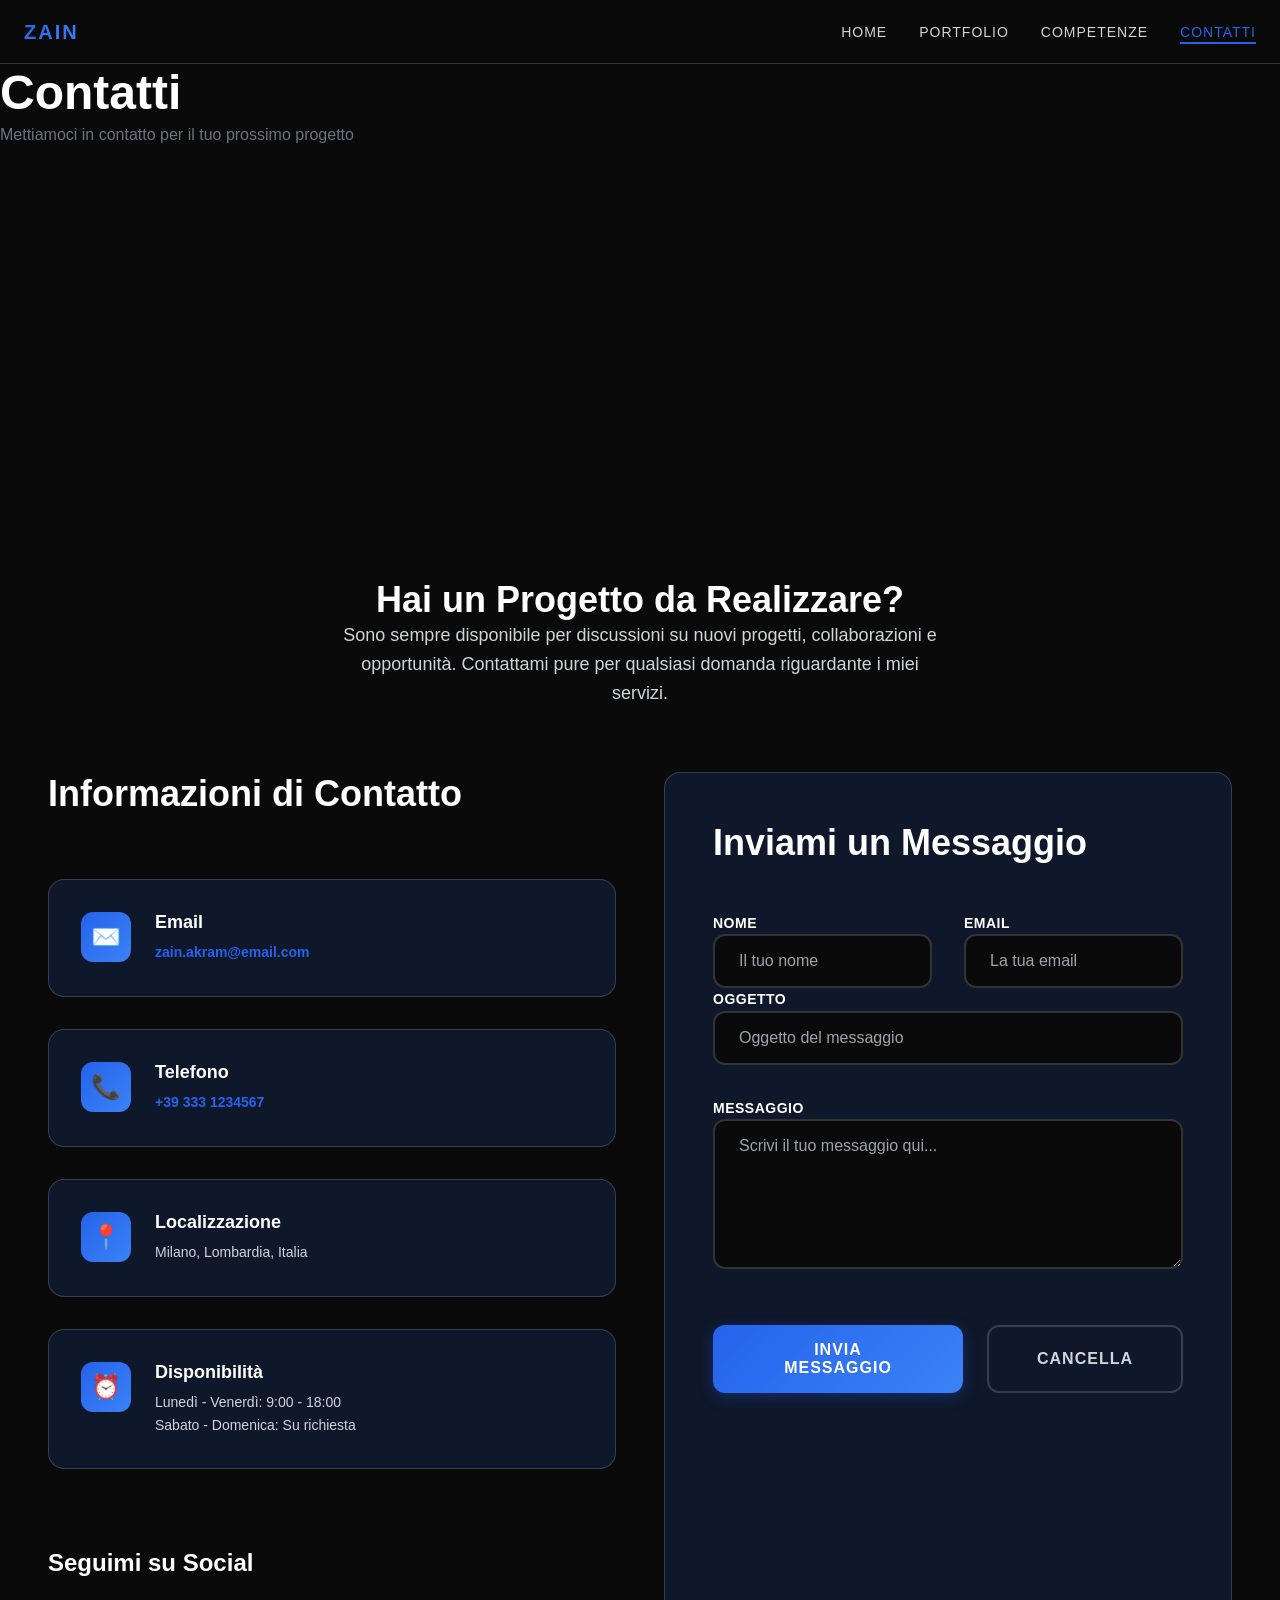
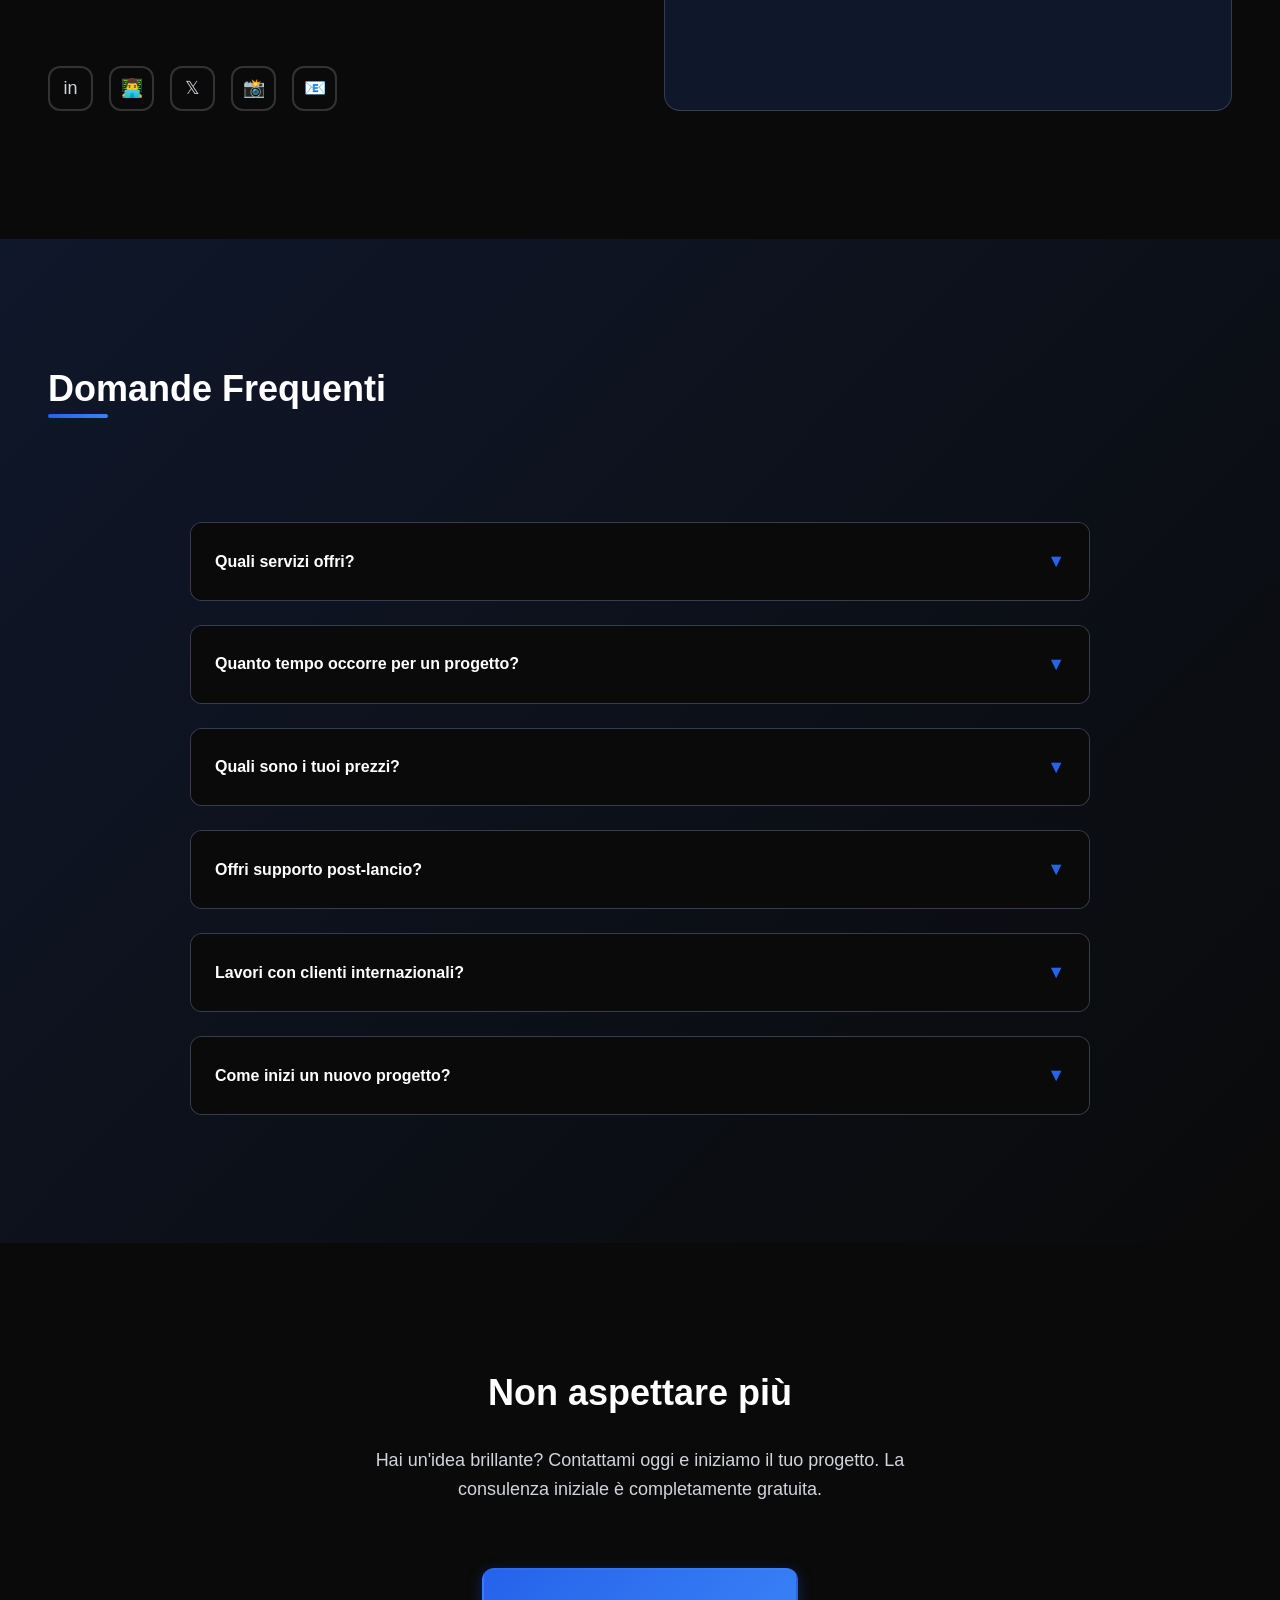
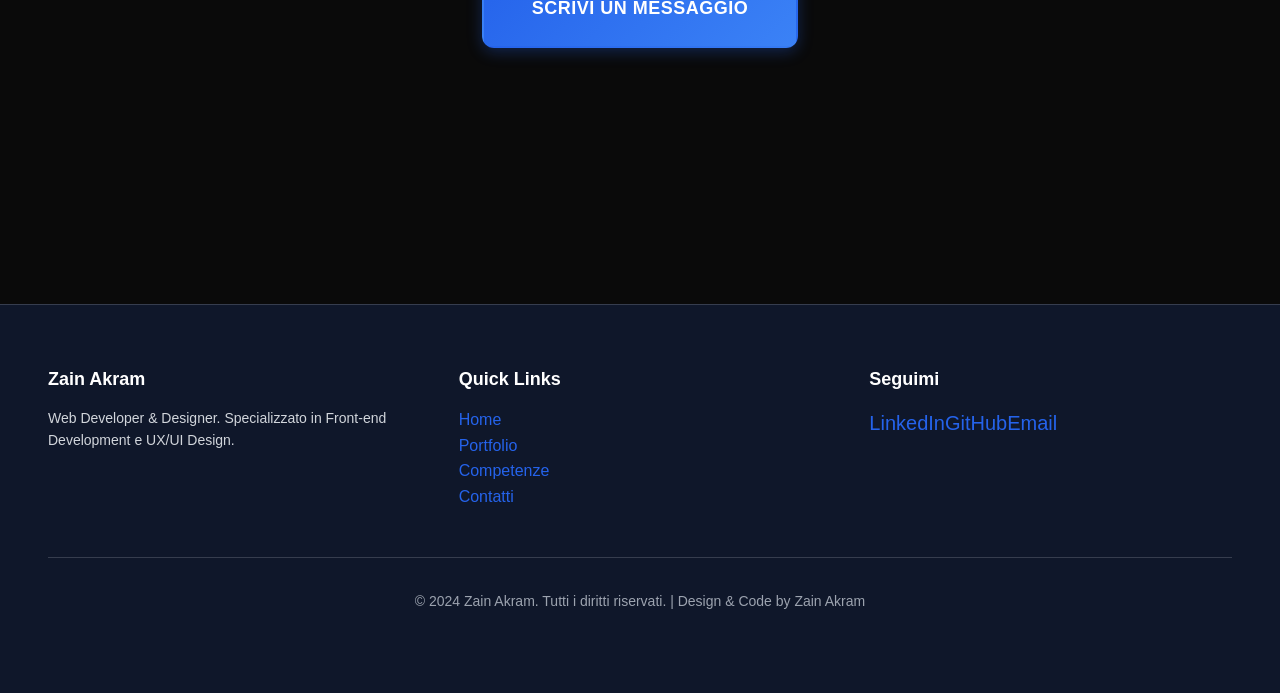
<file: contatti.html>
<!DOCTYPE html>
<html lang="it">
<head>
  <meta charset="UTF-8">
  <meta name="viewport" content="width=device-width, initial-scale=1.0">
  <meta name="description" content="Contatti - Zain Akram. Contattami per progetti web, design e consulenza tecnica.">
  <meta name="keywords" content="contatti, contattami, email, telefono, collaborazione">
  <meta name="author" content="Zain Akram">

  <title>Contatti - Zain Akram</title>

  <link rel="stylesheet" href="style.css">
  <link rel="stylesheet" href="contact.css">

  <link rel="icon" type="image/svg+xml" href="data:image/svg+xml,<svg xmlns='http://www.w3.org/2000/svg' viewBox='0 0 100 100'><text y='75' font-size='75' font-weight='bold' fill='%232563EB'>Z</text></svg>">
</head>
<body>
  <!-- NAVIGATION -->
  <header>
    <nav class="container flex-between">
      <div class="logo">Zain</div>
      <ul class="nav-links">
        <li><a href="index.html">Home</a></li>
        <li><a href="portfolio.html">Portfolio</a></li>
        <li><a href="competenze.html">Competenze</a></li>
        <li><a href="contatti.html" class="active">Contatti</a></li>
      </ul>
      <button class="menu-toggle" aria-label="Toggle menu">
        <span></span>
        <span></span>
        <span></span>
      </button>
    </nav>
  </header>

  <main>
    <!-- PAGE HERO -->
    <section class="hero" style="min-height: 50vh; padding-top: var(--nav-height);">
      <div class="hero-content">
        <h1>Contatti</h1>
        <p class="subtitle">Mettiamoci in contatto per il tuo prossimo progetto</p>
      </div>
    </section>

    <!-- CONTACT SECTION -->
    <section class="section">
      <div class="container">
        <div class="contact-hero text-center">
          <h2>Hai un Progetto da Realizzare?</h2>
          <p>Sono sempre disponibile per discussioni su nuovi progetti, collaborazioni e opportunità. Contattami pure per qualsiasi domanda riguardante i miei servizi.</p>
        </div>

        <div class="contact-container" style="margin-top: var(--space-16);">
          <!-- Contact Info -->
          <div class="contact-info">
            <h2>Informazioni di Contatto</h2>
            
            <!-- Email -->
            <div class="contact-card fade-in-up">
              <div class="contact-icon">✉️</div>
              <div class="contact-content">
                <h3>Email</h3>
                <p>
                  <a href="mailto:zain.akram@email.com">zain.akram@email.com</a>
                </p>
              </div>
            </div>

            <!-- Phone -->
            <div class="contact-card fade-in-up">
              <div class="contact-icon">📞</div>
              <div class="contact-content">
                <h3>Telefono</h3>
                <p>
                  <a href="tel:+393331234567">+39 333 1234567</a>
                </p>
              </div>
            </div>

            <!-- Location -->
            <div class="contact-card fade-in-up">
              <div class="contact-icon">📍</div>
              <div class="contact-content">
                <h3>Localizzazione</h3>
                <p>Milano, Lombardia, Italia</p>
              </div>
            </div>

            <!-- Hours -->
            <div class="contact-card fade-in-up">
              <div class="contact-icon">⏰</div>
              <div class="contact-content">
                <h3>Disponibilità</h3>
                <p>Lunedì - Venerdì: 9:00 - 18:00<br>Sabato - Domenica: Su richiesta</p>
              </div>
            </div>

            <!-- Social Links -->
            <h3 style="margin-top: var(--space-12); margin-bottom: var(--space-6);">Seguimi su Social</h3>
            <div class="social-links">
              <a href="#" class="social-link" title="LinkedIn" aria-label="LinkedIn">in</a>
              <a href="#" class="social-link" title="GitHub" aria-label="GitHub">👨‍💻</a>
              <a href="#" class="social-link" title="Twitter" aria-label="Twitter">𝕏</a>
              <a href="#" class="social-link" title="Instagram" aria-label="Instagram">📸</a>
              <a href="#" class="social-link" title="Email" aria-label="Email">📧</a>
            </div>
          </div>

          <!-- Contact Form -->
          <div class="contact-form fade-in-up">
            <h2>Inviami un Messaggio</h2>
            
            <div class="form-message"></div>

            <form id="contactForm">
              <div class="form-row">
                <div class="form-group">
                  <label for="name" class="form-label">Nome</label>
                  <input type="text" id="name" name="name" class="form-input" placeholder="Il tuo nome" required>
                </div>
                <div class="form-group">
                  <label for="email" class="form-label">Email</label>
                  <input type="email" id="email" name="email" class="form-input" placeholder="La tua email" required>
                </div>
              </div>

              <div class="form-group">
                <label for="subject" class="form-label">Oggetto</label>
                <input type="text" id="subject" name="subject" class="form-input" placeholder="Oggetto del messaggio" required>
              </div>

              <div class="form-group">
                <label for="message" class="form-label">Messaggio</label>
                <textarea id="message" name="message" class="form-textarea" placeholder="Scrivi il tuo messaggio qui..." required></textarea>
              </div>

              <div class="form-actions">
                <button type="submit" class="form-submit">Invia Messaggio</button>
                <button type="reset" class="form-reset">Cancella</button>
              </div>
            </form>
          </div>
        </div>
      </div>
    </section>

    <!-- FAQ SECTION -->
    <section class="section" style="background: linear-gradient(135deg, var(--color-dark-navy) 0%, var(--color-dark-extreme) 100%);">
      <div class="container">
        <h2 class="section-title">Domande Frequenti</h2>
        
        <div class="faq-items" style="max-width: 900px; margin: var(--space-12) auto 0;">
          <div class="faq-item fade-in-up">
            <div class="faq-question">
              <span>Quali servizi offri?</span>
              <span class="faq-icon">▼</span>
            </div>
            <div class="faq-answer">
              Offro servizi completi di sviluppo web, web design, UX/UI design, progettazione software e consulenza tecnica. Sono specializzato in HTML5, CSS3, JavaScript e ho competenze in design moderno e responsive.
            </div>
          </div>

          <div class="faq-item fade-in-up">
            <div class="faq-question">
              <span>Quanto tempo occorre per un progetto?</span>
              <span class="faq-icon">▼</span>
            </div>
            <div class="faq-answer">
              I tempi variano a seconda della complessità e della portata del progetto. Per un sito web semplice sono necessarie 2-4 settimane, mentre progetti più complessi possono richiedere 1-3 mesi. Fornirò sempre una stima accurata dopo aver analizzato i requisiti.
            </div>
          </div>

          <div class="faq-item fade-in-up">
            <div class="faq-question">
              <span>Quali sono i tuoi prezzi?</span>
              <span class="faq-icon">▼</span>
            </div>
            <div class="faq-answer">
              I prezzi variano in base al tipo e alla complessità del progetto. Offro pacchetti personalizzati per soddisfare diverse esigenze di budget. Contattami per una consulenza gratuita e un preventivo dettagliato.
            </div>
          </div>

          <div class="faq-item fade-in-up">
            <div class="faq-question">
              <span>Offri supporto post-lancio?</span>
              <span class="faq-icon">▼</span>
            </div>
            <div class="faq-answer">
              Sì, offro supporto post-lancio incluso nella maggior parte dei miei pacchetti. Questo include correzione di bug, piccoli aggiornamenti e assistenza tecnica per assicurare che il tuo sito funzioni perfettamente.
            </div>
          </div>

          <div class="faq-item fade-in-up">
            <div class="faq-question">
              <span>Lavori con clienti internazionali?</span>
              <span class="faq-icon">▼</span>
            </div>
            <div class="faq-answer">
              Sì, lavoro con clienti da diversi paesi. La comunicazione avviene principalmente via email e videochiamata. Sono flessibile con i fusi orari e i tempi di risposta.
            </div>
          </div>

          <div class="faq-item fade-in-up">
            <div class="faq-question">
              <span>Come inizi un nuovo progetto?</span>
              <span class="faq-icon">▼</span>
            </div>
            <div class="faq-answer">
              Il processo inizia con una consulenza gratuita per comprendere i tuoi requisiti, obiettivi e budget. Poi fornisco una proposta dettagliata con timeline e costi. Una volta approvata, inizieremo il lavoro di progettazione e sviluppo.
            </div>
          </div>
        </div>
      </div>
    </section>

    <!-- FINAL CTA -->
    <section class="section" style="text-align: center;">
      <div class="container">
        <h2>Non aspettare più</h2>
        <p style="color: var(--color-gray-light); font-size: var(--text-lg); margin-top: var(--space-8); max-width: 600px; margin-left: auto; margin-right: auto;">Hai un'idea brillante? Contattami oggi e iniziamo il tuo progetto. La consulenza iniziale è completamente gratuita.</p>
        <a href="#contactForm" class="btn btn-primary btn-lg mt-12">Scrivi un Messaggio</a>
      </div>
    </section>
  </main>

  <!-- FOOTER -->
  <footer>
    <div class="container">
      <div class="footer-content">
        <div class="footer-section">
          <h3>Zain Akram</h3>
          <p>Web Developer & Designer. Specializzato in Front-end Development e UX/UI Design.</p>
        </div>
        <div class="footer-section">
          <h3>Quick Links</h3>
          <ul style="list-style: none; display: flex; flex-direction: column; gap: var(--space-3);">
            <li><a href="index.html">Home</a></li>
            <li><a href="portfolio.html">Portfolio</a></li>
            <li><a href="competenze.html">Competenze</a></li>
            <li><a href="contatti.html">Contatti</a></li>
          </ul>
        </div>
        <div class="footer-section">
          <h3>Seguimi</h3>
          <div style="display: flex; gap: var(--space-3);">
            <a href="#" style="color: var(--color-primary); font-size: var(--text-xl);">LinkedIn</a>
            <a href="#" style="color: var(--color-primary); font-size: var(--text-xl);">GitHub</a>
            <a href="#" style="color: var(--color-primary); font-size: var(--text-xl);">Email</a>
          </div>
        </div>
      </div>
      <div class="footer-bottom">
        <p>&copy; 2024 Zain Akram. Tutti i diritti riservati. | Design & Code by Zain Akram</p>
      </div>
    </div>
  </footer>

  <!-- Scripts -->
  <script src="main.js"></script>
  <script src="animations.js"></script>
  <script>
    // Contact Form Handler
    document.getElementById('contactForm').addEventListener('submit', function(e) {
      e.preventDefault();
      
      const form = this;
      const name = document.getElementById('name').value;
      const email = document.getElementById('email').value;
      const subject = document.getElementById('subject').value;
      const message = document.getElementById('message').value;

      // Simple validation
      if (!name || !email || !subject || !message) {
        window.utils.showFormMessage(form, 'Per favore, compila tutti i campi', 'error');
        return;
      }

      // Email validation
      if (!window.utils.validateEmail(email)) {
        window.utils.showFormMessage(form, 'Inserisci un indirizzo email valido', 'error');
        return;
      }

      // Show success message
      window.utils.showFormMessage(form, 'Messaggio inviato con successo! Ti contatterò presto.', 'success');
      
      // Reset form after 2 seconds
      setTimeout(() => {
        form.reset();
        window.utils.clearFormMessage(form);
      }, 3000);
    });

    // FAQ Accordion
    document.querySelectorAll('.faq-question').forEach(question => {
      question.addEventListener('click', function() {
        const item = this.parentElement;
        item.classList.toggle('open');
      });
    });
  </script>
</body>
</html>
</file>
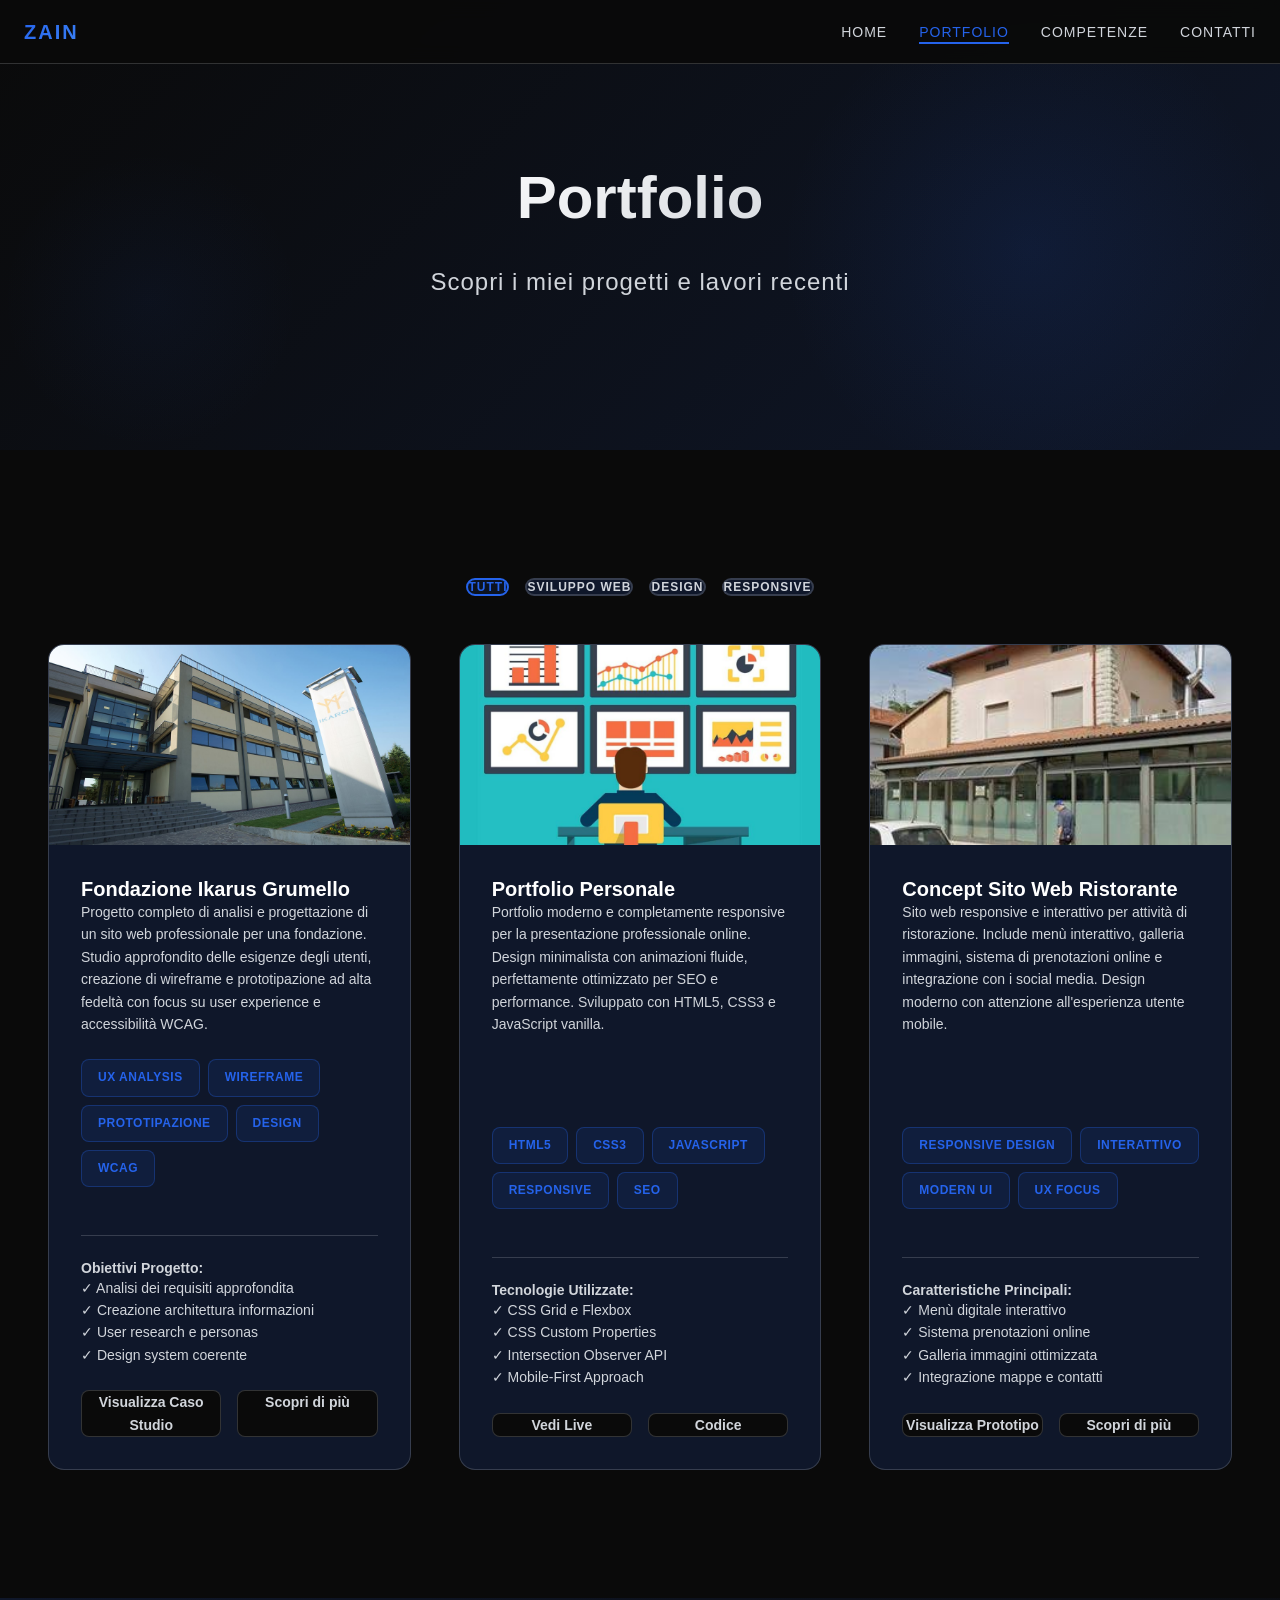
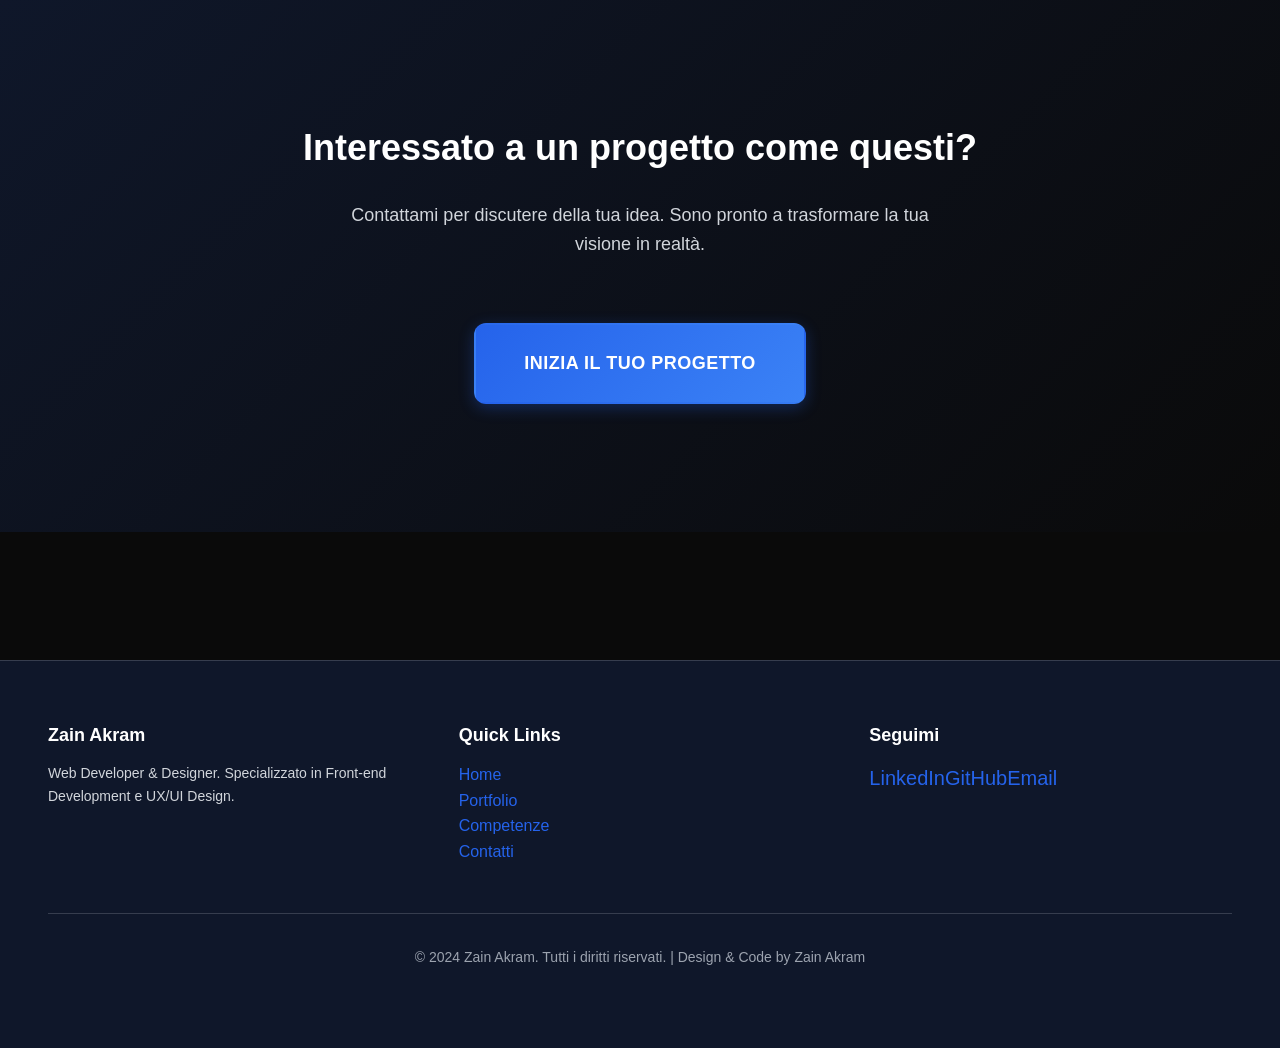
<file: portfolio.html>
<!DOCTYPE html>
<html lang="it">
<head>
  <meta charset="UTF-8">
  <meta name="viewport" content="width=device-width, initial-scale=1.0">
  <meta name="description" content="Portfolio di Zain Akram - Visualizza i miei progetti di web development e design">
  <meta name="keywords" content="portfolio, progetti web, web design, development">
  <meta name="author" content="Zain Akram">

  <title>Portfolio - Zain Akram</title>

  <link rel="stylesheet" href="style.css">
  <link rel="stylesheet" href="portfolio.css">

  <link rel="icon" type="image/svg+xml" href="data:image/svg+xml,<svg xmlns='http://www.w3.org/2000/svg' viewBox='0 0 100 100'><text y='75' font-size='75' font-weight='bold' fill='%232563EB'>Z</text></svg>">
</head>
<body>
  <!-- NAVIGATION -->
  <header>
    <nav class="container flex-between">
      <div class="logo">Zain</div>
      <ul class="nav-links">
        <li><a href="index.html">Home</a></li>
        <li><a href="portfolio.html" class="active">Portfolio</a></li>
        <li><a href="competenze.html">Competenze</a></li>
        <li><a href="contatti.html">Contatti</a></li>
      </ul>
      <button class="menu-toggle" aria-label="Toggle menu">
        <span></span>
        <span></span>
        <span></span>
      </button>
    </nav>
  </header>

  <main>
    <!-- PAGE HERO -->
    <section class="hero" style="min-height: 50vh; padding-top: var(--nav-height);">
      <div class="hero-content">
        <h1>Portfolio</h1>
        <p class="subtitle">Scopri i miei progetti e lavori recenti</p>
      </div>
    </section>

    <!-- MAIN CONTENT -->
    <section class="section">
      <div class="container">
        <!-- Filtri -->
        <div class="filter-buttons">
          <button class="filter-btn active" data-filter="all">Tutti</button>
          <button class="filter-btn" data-filter="web">Sviluppo Web</button>
          <button class="filter-btn" data-filter="design">Design</button>
          <button class="filter-btn" data-filter="responsive">Responsive</button>
        </div>

        <!-- Projects Grid -->
        <div class="projects-grid">
          <!-- PROJECT 1 -->
          <div class="project-card fade-in-up" data-category="design" data-project-id="project-1" id="project-1">
            <div class="project-image">
              <img src="img/scuola.jpg" alt="Fondazione Ikarus Grumello" loading="lazy">
            </div>
            <div class="project-info">
              <h3 class="project-title">Fondazione Ikarus Grumello</h3>
              <p class="project-desc">Progetto completo di analisi e progettazione di un sito web professionale per una fondazione. Studio approfondito delle esigenze degli utenti, creazione di wireframe e prototipazione ad alta fedeltà con focus su user experience e accessibilità WCAG.</p>
              
              <div class="project-tech">
                <span class="tech-badge">UX Analysis</span>
                <span class="tech-badge">Wireframe</span>
                <span class="tech-badge">Prototipazione</span>
                <span class="tech-badge">Design</span>
                <span class="tech-badge">WCAG</span>
              </div>

              <div style="margin-top: var(--space-6); padding-top: var(--space-6); border-top: 1px solid var(--color-border);">
                <h4 style="font-size: var(--text-sm); color: var(--color-gray-light); margin-bottom: var(--space-3);">Obiettivi Progetto:</h4>
                <ul style="list-style: none; color: var(--color-gray-light); font-size: var(--text-sm);">
                  <li>✓ Analisi dei requisiti approfondita</li>
                  <li>✓ Creazione architettura informazioni</li>
                  <li>✓ User research e personas</li>
                  <li>✓ Design system coerente</li>
                </ul>
              </div>

              <div class="project-links" style="margin-top: var(--space-6);">
                <a href="#" onclick="return false;">Visualizza Caso Studio</a>
                <a href="#" onclick="return false;">Scopri di più</a>
              </div>
            </div>
          </div>

          <!-- PROJECT 2 -->
          <div class="project-card fade-in-up" data-category="web responsive" data-project-id="project-2" id="project-2">
            <div class="project-image">
              <img src="img/potfoglio.jpg" alt="Portfolio Personale" loading="lazy">
            </div>
            <div class="project-info">
              <h3 class="project-title">Portfolio Personale</h3>
              <p class="project-desc">Portfolio moderno e completamente responsive per la presentazione professionale online. Design minimalista con animazioni fluide, perfettamente ottimizzato per SEO e performance. Sviluppato con HTML5, CSS3 e JavaScript vanilla.</p>
              
              <div class="project-tech">
                <span class="tech-badge">HTML5</span>
                <span class="tech-badge">CSS3</span>
                <span class="tech-badge">JavaScript</span>
                <span class="tech-badge">Responsive</span>
                <span class="tech-badge">SEO</span>
              </div>

              <div style="margin-top: var(--space-6); padding-top: var(--space-6); border-top: 1px solid var(--color-border);">
                <h4 style="font-size: var(--text-sm); color: var(--color-gray-light); margin-bottom: var(--space-3);">Tecnologie Utilizzate:</h4>
                <ul style="list-style: none; color: var(--color-gray-light); font-size: var(--text-sm);">
                  <li>✓ CSS Grid e Flexbox</li>
                  <li>✓ CSS Custom Properties</li>
                  <li>✓ Intersection Observer API</li>
                  <li>✓ Mobile-First Approach</li>
                </ul>
              </div>

              <div class="project-links" style="margin-top: var(--space-6);">
                <a href="index.html">Vedi Live</a>
                <a href="#" onclick="return false;">Codice</a>
              </div>
            </div>
          </div>

          <!-- PROJECT 3 -->
          <div class="project-card fade-in-up" data-category="web responsive" data-project-id="project-3" id="project-3">
            <div class="project-image">
              <img src="img/ristorante.jpg" alt="Sito Web Ristorante" loading="lazy">
            </div>
            <div class="project-info">
              <h3 class="project-title">Concept Sito Web Ristorante</h3>
              <p class="project-desc">Sito web responsive e interattivo per attività di ristorazione. Include menù interattivo, galleria immagini, sistema di prenotazioni online e integrazione con i social media. Design moderno con attenzione all'esperienza utente mobile.</p>
              
              <div class="project-tech">
                <span class="tech-badge">Responsive Design</span>
                <span class="tech-badge">Interattivo</span>
                <span class="tech-badge">Modern UI</span>
                <span class="tech-badge">UX Focus</span>
              </div>

              <div style="margin-top: var(--space-6); padding-top: var(--space-6); border-top: 1px solid var(--color-border);">
                <h4 style="font-size: var(--text-sm); color: var(--color-gray-light); margin-bottom: var(--space-3);">Caratteristiche Principali:</h4>
                <ul style="list-style: none; color: var(--color-gray-light); font-size: var(--text-sm);">
                  <li>✓ Menù digitale interattivo</li>
                  <li>✓ Sistema prenotazioni online</li>
                  <li>✓ Galleria immagini ottimizzata</li>
                  <li>✓ Integrazione mappe e contatti</li>
                </ul>
              </div>

              <div class="project-links" style="margin-top: var(--space-6);">
                <a href="#" onclick="return false;">Visualizza Prototipo</a>
                <a href="#" onclick="return false;">Scopri di più</a>
              </div>
            </div>
          </div>
        </div>
      </div>
    </section>

    <!-- CALL TO ACTION -->
    <section class="section" style="background: linear-gradient(135deg, var(--color-dark-navy) 0%, var(--color-dark-extreme) 100%); text-align: center;">
      <div class="container">
        <h2>Interessato a un progetto come questi?</h2>
        <p style="color: var(--color-gray-light); font-size: var(--text-lg); margin-top: var(--space-8); max-width: 600px; margin-left: auto; margin-right: auto;">Contattami per discutere della tua idea. Sono pronto a trasformare la tua visione in realtà.</p>
        <a href="contatti.html" class="btn btn-primary btn-lg mt-12">Inizia il tuo progetto</a>
      </div>
    </section>
  </main>

  <!-- FOOTER -->
  <footer>
    <div class="container">
      <div class="footer-content">
        <div class="footer-section">
          <h3>Zain Akram</h3>
          <p>Web Developer & Designer. Specializzato in Front-end Development e UX/UI Design.</p>
        </div>
        <div class="footer-section">
          <h3>Quick Links</h3>
          <ul style="list-style: none; display: flex; flex-direction: column; gap: var(--space-3);">
            <li><a href="index.html">Home</a></li>
            <li><a href="portfolio.html">Portfolio</a></li>
            <li><a href="competenze.html">Competenze</a></li>
            <li><a href="contatti.html">Contatti</a></li>
          </ul>
        </div>
        <div class="footer-section">
          <h3>Seguimi</h3>
          <div style="display: flex; gap: var(--space-3);">
            <a href="#" style="color: var(--color-primary); font-size: var(--text-xl);">LinkedIn</a>
            <a href="#" style="color: var(--color-primary); font-size: var(--text-xl);">GitHub</a>
            <a href="#" style="color: var(--color-primary); font-size: var(--text-xl);">Email</a>
          </div>
        </div>
      </div>
      <div class="footer-bottom">
        <p>&copy; 2024 Zain Akram. Tutti i diritti riservati. | Design & Code by Zain Akram</p>
      </div>
    </div>
  </footer>

  <!-- Scripts -->
  <script src="main.js"></script>
  <script src="portfolio.js"></script>
  <script src="animations.js"></script>
</body>
</html>
</file>
<file: style.css>
/* ========================================
   PORTFOLIO ZAIN AKRAM - GLOBAL STYLES
   Modern, Minimalist Design System
   ======================================== */

/* CSS CUSTOM PROPERTIES - Design System */
:root {
  /* Color Palette */
  --color-dark-extreme: #0A0A0A;
  --color-dark-navy: #0F172A;
  --color-primary: #2563EB;
  --color-primary-hover: #1D4ED8;
  --color-white: #FFFFFF;
  --color-gray-light: #D1D5DB;
  --color-gray-medium: #9CA3AF;
  --color-gray-dark: #6B7280;
  --color-accent: #3B82F6;
  --color-success: #10B981;
  --color-border: rgba(209, 213, 219, 0.2);

  /* Typography */
  --font-display: 'Segoe UI', 'Helvetica Neue', Arial, sans-serif;
  --font-body: -apple-system, BlinkMacSystemFont, 'Segoe UI', Roboto, Oxygen, Ubuntu, Cantarell, sans-serif;
  --font-mono: 'Monaco', 'Courier New', monospace;

  /* Type Scale */
  --text-xs: 0.75rem;
  --text-sm: 0.875rem;
  --text-base: 1rem;
  --text-lg: 1.125rem;
  --text-xl: 1.25rem;
  --text-2xl: 1.5rem;
  --text-3xl: 1.875rem;
  --text-4xl: 2.25rem;
  --text-5xl: 3rem;
  --text-6xl: 3.75rem;

  /* Spacing System */
  --space-2: 0.5rem;
  --space-4: 1rem;
  --space-6: 1.5rem;
  --space-8: 2rem;
  --space-12: 3rem;
  --space-16: 4rem;
  --space-20: 5rem;
  --space-24: 6rem;
  --space-32: 8rem;

  /* Border Radius */
  --radius-sm: 0.375rem;
  --radius-md: 0.5rem;
  --radius-lg: 0.75rem;
  --radius-xl: 1rem;
  --radius-2xl: 1.5rem;

  /* Shadows */
  --shadow-sm: 0 1px 2px 0 rgba(0, 0, 0, 0.05);
  --shadow-md: 0 4px 6px -1px rgba(0, 0, 0, 0.1);
  --shadow-lg: 0 10px 15px -3px rgba(0, 0, 0, 0.1);
  --shadow-xl: 0 20px 25px -5px rgba(0, 0, 0, 0.1);
  --shadow-2xl: 0 25px 50px -12px rgba(0, 0, 0, 0.25);

  /* Transitions */
  --transition-fast: 150ms ease-in-out;
  --transition-base: 250ms ease-in-out;
  --transition-slow: 350ms ease-in-out;

  /* Layout */
  --max-width: 1280px;
  --container-padding: var(--space-6);
  --nav-height: 4rem;
}

/* ========================================
   RESET & BASE STYLES
   ======================================== */

* {
  margin: 0;
  padding: 0;
  box-sizing: border-box;
}

html {
  scroll-behavior: smooth;
  font-size: 16px;
}

body {
  font-family: var(--font-body);
  font-size: var(--text-base);
  line-height: 1.6;
  color: var(--color-gray-dark);
  background-color: var(--color-dark-extreme);
  overflow-x: hidden;
}

/* Typography Reset */
h1, h2, h3, h4, h5, h6 {
  font-family: var(--font-display);
  font-weight: 700;
  line-height: 1.2;
  color: var(--color-white);
}

h1 {
  font-size: var(--text-5xl);
}

h2 {
  font-size: var(--text-4xl);
}

h3 {
  font-size: var(--text-2xl);
}

h4 {
  font-size: var(--text-xl);
}

p {
  margin-bottom: var(--space-4);
}

a {
  color: var(--color-primary);
  text-decoration: none;
  transition: color var(--transition-fast);
}

a:hover {
  color: var(--color-primary-hover);
}

/* ========================================
   LAYOUT COMPONENTS
   ======================================== */

.container {
  width: 100%;
  max-width: var(--max-width);
  margin: 0 auto;
  padding: 0 var(--container-padding);
}

.section {
  padding: var(--space-32) var(--container-padding);
}

.section-title {
  font-size: var(--text-4xl);
  font-weight: 700;
  margin-bottom: var(--space-16);
  color: var(--color-white);
  position: relative;
  display: inline-block;
}

.section-title::after {
  content: '';
  position: absolute;
  bottom: -8px;
  left: 0;
  width: 60px;
  height: 4px;
  background: linear-gradient(90deg, var(--color-primary), var(--color-accent));
  border-radius: var(--radius-md);
}

/* ========================================
   NAVIGATION
   ======================================== */

header {
  position: fixed;
  top: 0;
  width: 100%;
  height: var(--nav-height);
  background: rgba(10, 10, 10, 0.95);
  backdrop-filter: blur(10px);
  border-bottom: 1px solid var(--color-border);
  z-index: 999;
  transition: all var(--transition-base);
}

header.scrolled {
  box-shadow: var(--shadow-lg);
}

nav {
  display: flex;
  justify-content: space-between;
  align-items: center;
  height: 100%;
  padding: 0 var(--space-8);
}

.logo {
  font-size: var(--text-xl);
  font-weight: 700;
  color: var(--color-white);
  text-transform: uppercase;
  letter-spacing: 2px;
  background: linear-gradient(135deg, var(--color-primary), var(--color-accent));
  -webkit-background-clip: text;
  -webkit-text-fill-color: transparent;
  background-clip: text;
}

.nav-links {
  display: flex;
  list-style: none;
  gap: var(--space-8);
}

.nav-links a {
  color: var(--color-gray-light);
  font-size: var(--text-sm);
  font-weight: 500;
  text-transform: uppercase;
  letter-spacing: 1px;
  position: relative;
  transition: color var(--transition-fast);
}

.nav-links a::after {
  content: '';
  position: absolute;
  bottom: -4px;
  left: 0;
  width: 0;
  height: 2px;
  background: var(--color-primary);
  transition: width var(--transition-fast);
}

.nav-links a:hover {
  color: var(--color-primary);
}

.nav-links a:hover::after {
  width: 100%;
}

.nav-links a.active {
  color: var(--color-primary);
}

.nav-links a.active::after {
  width: 100%;
}

/* Mobile Menu Toggle */
.menu-toggle {
  display: none;
  flex-direction: column;
  gap: 4px;
  background: none;
  border: none;
  cursor: pointer;
  padding: var(--space-2);
}

.menu-toggle span {
  width: 24px;
  height: 3px;
  background: var(--color-gray-light);
  border-radius: var(--radius-md);
  transition: all var(--transition-fast);
}

/* ========================================
   BUTTONS & CONTROLS
   ======================================== */

.btn {
  display: inline-flex;
  align-items: center;
  justify-content: center;
  gap: var(--space-2);
  padding: var(--space-4) var(--space-8);
  font-size: var(--text-sm);
  font-weight: 600;
  border: 2px solid transparent;
  border-radius: var(--radius-lg);
  cursor: pointer;
  transition: all var(--transition-fast);
  text-decoration: none;
  font-family: var(--font-body);
  text-transform: uppercase;
  letter-spacing: 0.5px;
}

.btn-primary {
  background: linear-gradient(135deg, var(--color-primary), var(--color-accent));
  color: var(--color-white);
  box-shadow: 0 4px 15px rgba(37, 99, 235, 0.3);
}

.btn-primary:hover {
  transform: translateY(-2px);
  box-shadow: 0 8px 25px rgba(37, 99, 235, 0.4);
}

.btn-secondary {
  background: transparent;
  color: var(--color-primary);
  border: 2px solid var(--color-primary);
}

.btn-secondary:hover {
  background: var(--color-primary);
  color: var(--color-white);
  transform: translateY(-2px);
}

.btn-dark {
  background: var(--color-dark-navy);
  color: var(--color-gray-light);
  border: 2px solid var(--color-dark-navy);
}

.btn-dark:hover {
  background: var(--color-primary);
  border-color: var(--color-primary);
  color: var(--color-white);
}

.btn-sm {
  padding: var(--space-2) var(--space-6);
  font-size: var(--text-xs);
}

.btn-lg {
  padding: var(--space-6) var(--space-12);
  font-size: var(--text-lg);
}

/* ========================================
   CARDS
   ======================================== */

.card {
  background: var(--color-dark-navy);
  border: 1px solid var(--color-border);
  border-radius: var(--radius-xl);
  padding: var(--space-8);
  transition: all var(--transition-base);
  position: relative;
  overflow: hidden;
}

.card::before {
  content: '';
  position: absolute;
  top: 0;
  left: 0;
  right: 0;
  bottom: 0;
  background: linear-gradient(135deg, rgba(37, 99, 235, 0.1), transparent);
  opacity: 0;
  transition: opacity var(--transition-base);
  border-radius: var(--radius-xl);
}

.card:hover {
  border-color: var(--color-primary);
  box-shadow: var(--shadow-xl);
  transform: translateY(-4px);
}

.card:hover::before {
  opacity: 1;
}

.card-content {
  position: relative;
  z-index: 1;
}

/* ========================================
   FOOTER
   ======================================== */

footer {
  background: var(--color-dark-navy);
  border-top: 1px solid var(--color-border);
  padding: var(--space-16) var(--container-padding);
  margin-top: var(--space-32);
}

.footer-content {
  display: grid;
  grid-template-columns: repeat(auto-fit, minmax(250px, 1fr));
  gap: var(--space-12);
  margin-bottom: var(--space-12);
}

.footer-section h3 {
  margin-bottom: var(--space-4);
  font-size: var(--text-lg);
}

.footer-section p {
  font-size: var(--text-sm);
  color: var(--color-gray-light);
}

.footer-bottom {
  text-align: center;
  padding-top: var(--space-8);
  border-top: 1px solid var(--color-border);
  color: var(--color-gray-medium);
  font-size: var(--text-sm);
}

/* ========================================
   UTILITY CLASSES
   ======================================== */

.text-center {
  text-align: center;
}

.text-light {
  color: var(--color-gray-light);
}

.text-primary {
  color: var(--color-primary);
}

.gradient-text {
  background: linear-gradient(135deg, var(--color-primary), var(--color-accent));
  -webkit-background-clip: text;
  -webkit-text-fill-color: transparent;
  background-clip: text;
}

.mt-2 { margin-top: var(--space-2); }
.mt-4 { margin-top: var(--space-4); }
.mt-8 { margin-top: var(--space-8); }
.mt-12 { margin-top: var(--space-12); }
.mt-16 { margin-top: var(--space-16); }

.mb-2 { margin-bottom: var(--space-2); }
.mb-4 { margin-bottom: var(--space-4); }
.mb-8 { margin-bottom: var(--space-8); }
.mb-12 { margin-bottom: var(--space-12); }
.mb-16 { margin-bottom: var(--space-16); }

.flex { display: flex; }
.flex-center { display: flex; align-items: center; justify-content: center; }
.flex-between { display: flex; justify-content: space-between; align-items: center; }
.gap-2 { gap: var(--space-2); }
.gap-4 { gap: var(--space-4); }
.gap-8 { gap: var(--space-8); }

/* ========================================
   RESPONSIVE DESIGN
   ======================================== */

@media (max-width: 768px) {
  :root {
    --text-5xl: 2.25rem;
    --text-4xl: 1.875rem;
    --text-3xl: 1.5rem;
    --space-32: 4rem;
    --container-padding: var(--space-4);
  }

  .section {
    padding: var(--space-16) var(--container-padding);
  }

  .nav-links {
    display: none;
  }

  .menu-toggle {
    display: flex;
  }

  h1 {
    font-size: var(--text-3xl);
  }

  h2 {
    font-size: var(--text-2xl);
  }

  .section-title {
    font-size: var(--text-2xl);
  }

  .footer-content {
    grid-template-columns: 1fr;
  }
}

@media (max-width: 480px) {
  :root {
    --text-4xl: 1.5rem;
    --text-3xl: 1.25rem;
    --space-32: 2rem;
  }

  .section {
    padding: var(--space-8) var(--container-padding);
  }

  .nav-links {
    gap: var(--space-4);
  }

  .btn {
    padding: var(--space-3) var(--space-6);
  }
}

/* ========================================
   ANIMATIONS
   ======================================== */

@keyframes fadeInUp {
  from {
    opacity: 0;
    transform: translateY(20px);
  }
  to {
    opacity: 1;
    transform: translateY(0);
  }
}

@keyframes fadeIn {
  from {
    opacity: 0;
  }
  to {
    opacity: 1;
  }
}

@keyframes slideInLeft {
  from {
    opacity: 0;
    transform: translateX(-30px);
  }
  to {
    opacity: 1;
    transform: translateX(0);
  }
}

@keyframes slideInRight {
  from {
    opacity: 0;
    transform: translateX(30px);
  }
  to {
    opacity: 1;
    transform: translateX(0);
  }
}

@keyframes pulse {
  0%, 100% {
    opacity: 1;
  }
  50% {
    opacity: 0.5;
  }
}

@keyframes bounce {
  0%, 100% {
    transform: translateY(0);
  }
  50% {
    transform: translateY(-10px);
  }
}

.fade-in-up {
  animation: fadeInUp 0.6s ease-out;
}

.fade-in {
  animation: fadeIn 0.6s ease-out;
}

.slide-in-left {
  animation: slideInLeft 0.6s ease-out;
}

.slide-in-right {
  animation: slideInRight 0.6s ease-out;
}

/* Respects prefers-reduced-motion */
@media (prefers-reduced-motion: reduce) {
  * {
    animation-duration: 0.01ms !important;
    animation-iteration-count: 1 !important;
    transition-duration: 0.01ms !important;
  }
}
</file>
<file: portfolio.css>
/* ========================================
   PORTFOLIO PAGE STYLES
   ======================================== */

/* Hero Section */
.hero {
  min-height: 100vh;
  display: flex;
  align-items: center;
  justify-content: center;
  background: linear-gradient(135deg, var(--color-dark-extreme) 0%, var(--color-dark-navy) 100%);
  position: relative;
  overflow: hidden;
  padding-top: var(--nav-height);
}

.hero::before {
  content: '';
  position: absolute;
  top: 0;
  right: 0;
  width: 500px;
  height: 500px;
  background: radial-gradient(circle, rgba(37, 99, 235, 0.1) 0%, transparent 70%);
  border-radius: 50%;
  animation: float 6s ease-in-out infinite;
}

.hero::after {
  content: '';
  position: absolute;
  bottom: 0;
  left: 0;
  width: 300px;
  height: 300px;
  background: radial-gradient(circle, rgba(37, 99, 235, 0.05) 0%, transparent 70%);
  border-radius: 50%;
  animation: float 8s ease-in-out infinite reverse;
}

@keyframes float {
  0%, 100% { transform: translateY(0px); }
  50% { transform: translateY(20px); }
}

.hero-content {
  position: relative;
  z-index: 2;
  text-align: center;
  max-width: 900px;
  animation: fadeInUp 0.8s ease-out;
}

.hero-content h1 {
  font-size: var(--text-6xl);
  margin-bottom: var(--space-8);
  line-height: 1.1;
  background: linear-gradient(135deg, var(--color-white) 0%, var(--color-gray-light) 100%);
  -webkit-background-clip: text;
  -webkit-text-fill-color: transparent;
  background-clip: text;
}

.hero-content .subtitle {
  font-size: var(--text-2xl);
  color: var(--color-gray-light);
  margin-bottom: var(--space-12);
  font-weight: 300;
  letter-spacing: 1px;
}

.hero-cta {
  display: flex;
  gap: var(--space-6);
  justify-content: center;
  flex-wrap: wrap;
  animation: fadeIn 1s ease-out 0.3s both;
}

/* About Section */
.about {
  background: linear-gradient(135deg, var(--color-dark-navy) 0%, var(--color-dark-extreme) 100%);
}

.about-grid {
  display: grid;
  grid-template-columns: 1fr 1fr;
  gap: var(--space-16);
  align-items: center;
}

.about-text h2 {
  margin-bottom: var(--space-8);
}

.about-text p {
  color: var(--color-gray-light);
  margin-bottom: var(--space-6);
  line-height: 1.8;
}

.about-image {
  position: relative;
  height: 400px;
  border-radius: var(--radius-2xl);
  overflow: hidden;
  border: 1px solid var(--color-border);
}

.about-image img {
  width: 100%;
  height: 100%;
  object-fit: cover;
}

.about-image::before {
  content: '';
  position: absolute;
  inset: 0;
  background: linear-gradient(135deg, rgba(37, 99, 235, 0.1), transparent);
  z-index: 1;
}

/* Skills/Competenze Section */
.skills-container {
  display: grid;
  grid-template-columns: repeat(auto-fit, minmax(300px, 1fr));
  gap: var(--space-12);
}

.skill-card {
  background: var(--color-dark-navy);
  border: 1px solid var(--color-border);
  border-radius: var(--radius-xl);
  padding: var(--space-8);
  transition: all var(--transition-base);
}

.skill-card:hover {
  border-color: var(--color-primary);
  transform: translateY(-4px);
  box-shadow: var(--shadow-xl);
}

.skill-card h3 {
  margin-bottom: var(--space-6);
  display: flex;
  align-items: center;
  gap: var(--space-3);
}

.skill-card h3::before {
  content: '';
  width: 4px;
  height: 24px;
  background: linear-gradient(180deg, var(--color-primary), var(--color-accent));
  border-radius: var(--radius-md);
}

.skill-list {
  list-style: none;
}

.skill-list li {
  padding: var(--space-2) 0;
  color: var(--color-gray-light);
  display: flex;
  align-items: center;
  gap: var(--space-3);
  font-size: var(--text-sm);
}

.skill-list li::before {
  content: '→';
  color: var(--color-primary);
  font-weight: 700;
}

/* Progress Bar */
.progress-bar {
  width: 100%;
  height: 4px;
  background: var(--color-border);
  border-radius: var(--radius-md);
  overflow: hidden;
  margin-top: var(--space-4);
}

.progress-fill {
  height: 100%;
  background: linear-gradient(90deg, var(--color-primary), var(--color-accent));
  border-radius: var(--radius-md);
  animation: slideRight 1s ease-out;
  animation-fill-mode: both;
}

@keyframes slideRight {
  from {
    width: 0;
  }
  to {
    width: 100%;
  }
}

/* Project Grid */
.projects-grid {
  display: grid;
  grid-template-columns: repeat(auto-fit, minmax(300px, 1fr));
  gap: var(--space-12);
  margin-top: var(--space-12);
}

.project-card {
  background: var(--color-dark-navy);
  border: 1px solid var(--color-border);
  border-radius: var(--radius-xl);
  overflow: hidden;
  transition: all var(--transition-base);
  display: flex;
  flex-direction: column;
  height: 100%;
}

.project-card:hover {
  border-color: var(--color-primary);
  transform: translateY(-8px);
  box-shadow: 0 20px 40px rgba(37, 99, 235, 0.2);
}

.project-image {
  width: 100%;
  height: 200px;
  background: linear-gradient(135deg, var(--color-dark-extreme), var(--color-dark-navy));
  position: relative;
  overflow: hidden;
  display: flex;
  align-items: center;
  justify-content: center;
  font-size: var(--text-4xl);
  color: var(--color-gray-dark);
}

.project-image img {
  width: 100%;
  height: 100%;
  object-fit: cover;
}

.project-card:hover .project-image {
  transform: scale(1.05);
}

.project-info {
  padding: var(--space-8);
  flex: 1;
  display: flex;
  flex-direction: column;
}

.project-title {
  font-size: var(--text-xl);
  margin-bottom: var(--space-3);
  color: var(--color-white);
}

.project-desc {
  color: var(--color-gray-light);
  font-size: var(--text-sm);
  margin-bottom: var(--space-6);
  flex: 1;
  line-height: 1.6;
}

.project-tech {
  display: flex;
  flex-wrap: wrap;
  gap: var(--space-2);
  margin-bottom: var(--space-6);
}

.tech-badge {
  display: inline-flex;
  align-items: center;
  padding: var(--space-2) var(--space-4);
  background: rgba(37, 99, 235, 0.1);
  border: 1px solid rgba(37, 99, 235, 0.3);
  border-radius: var(--radius-md);
  font-size: var(--text-xs);
  color: var(--color-primary);
  font-weight: 600;
  text-transform: uppercase;
  letter-spacing: 0.5px;
}

.project-links {
  display: flex;
  gap: var(--space-4);
}

.project-links a {
  flex: 1;
  padding: var(--space-3) var(--space-4);
  background: var(--color-dark-extreme);
  border: 1px solid var(--color-border);
  border-radius: var(--radius-md);
  text-align: center;
  font-size: var(--text-sm);
  font-weight: 600;
  transition: all var(--transition-fast);
  color: var(--color-gray-light);
}

.project-links a:hover {
  border-color: var(--color-primary);
  color: var(--color-primary);
  background: rgba(37, 99, 235, 0.1);
}

/* Filter Buttons */
.filter-buttons {
  display: flex;
  justify-content: center;
  gap: var(--space-4);
  margin-bottom: var(--space-12);
  flex-wrap: wrap;
}

.filter-btn {
  padding: var(--space-3) var(--space-8);
  background: var(--color-dark-navy);
  border: 2px solid var(--color-border);
  border-radius: var(--radius-lg);
  color: var(--color-gray-light);
  cursor: pointer;
  transition: all var(--transition-fast);
  font-weight: 600;
  text-transform: uppercase;
  font-size: var(--text-xs);
  letter-spacing: 1px;
}

.filter-btn:hover,
.filter-btn.active {
  border-color: var(--color-primary);
  color: var(--color-primary);
  background: rgba(37, 99, 235, 0.1);
}

/* Statistics */
.stats {
  background: var(--color-dark-navy);
  border-radius: var(--radius-2xl);
  padding: var(--space-12);
  margin: var(--space-16) 0;
}

.stats-grid {
  display: grid;
  grid-template-columns: repeat(auto-fit, minmax(200px, 1fr));
  gap: var(--space-12);
  text-align: center;
}

.stat-item h3 {
  font-size: var(--text-4xl);
  margin-bottom: var(--space-3);
  color: var(--color-primary);
}

.stat-item p {
  color: var(--color-gray-light);
  font-size: var(--text-sm);
  text-transform: uppercase;
  letter-spacing: 1px;
}

/* Services */
.services-grid {
  display: grid;
  grid-template-columns: repeat(auto-fit, minmax(280px, 1fr));
  gap: var(--space-12);
  margin-top: var(--space-12);
}

.service-card {
  background: var(--color-dark-navy);
  border: 1px solid var(--color-border);
  border-radius: var(--radius-xl);
  padding: var(--space-8);
  transition: all var(--transition-base);
  text-align: center;
  position: relative;
}

.service-card::before {
  content: '';
  position: absolute;
  top: 0;
  left: 50%;
  transform: translateX(-50%);
  width: 4px;
  height: 4px;
  background: var(--color-primary);
  border-radius: 50%;
}

.service-card:hover {
  border-color: var(--color-primary);
  transform: translateY(-4px);
  box-shadow: var(--shadow-xl);
}

.service-icon {
  font-size: var(--text-4xl);
  margin-bottom: var(--space-6);
}

.service-card h3 {
  margin-bottom: var(--space-4);
}

.service-card p {
  color: var(--color-gray-light);
  font-size: var(--text-sm);
  line-height: 1.6;
}

/* Responsive */
@media (max-width: 768px) {
  .hero-content h1 {
    font-size: var(--text-4xl);
  }

  .hero-content .subtitle {
    font-size: var(--text-lg);
  }

  .about-grid {
    grid-template-columns: 1fr;
  }

  .about-image {
    height: 300px;
  }

  .projects-grid {
    grid-template-columns: 1fr;
  }

  .stats-grid {
    grid-template-columns: repeat(2, 1fr);
  }
}

@media (max-width: 480px) {
  .hero-content h1 {
    font-size: var(--text-3xl);
  }

  .hero-content .subtitle {
    font-size: var(--text-base);
  }

  .hero-cta {
    flex-direction: column;
  }

  .hero-cta .btn {
    width: 100%;
  }

  .skills-container {
    grid-template-columns: 1fr;
  }

  .stats-grid {
    grid-template-columns: 1fr;
  }

  .filter-buttons {
    flex-direction: column;
  }

  .filter-btn {
    width: 100%;
  }
}
</file>
<file: skills.css>
/* ========================================
   SKILLS PAGE STYLES
   ======================================== */

/* Skill Categories Grid */
.skills-categories {
  display: grid;
  grid-template-columns: repeat(auto-fit, minmax(320px, 1fr));
  gap: var(--space-12);
  margin-top: var(--space-12);
}

/* Skill Category Card */
.skill-category {
  background: var(--color-dark-navy);
  border: 1px solid var(--color-border);
  border-radius: var(--radius-xl);
  padding: var(--space-12);
  transition: all var(--transition-base);
}

.skill-category:hover {
  border-color: var(--color-primary);
  box-shadow: var(--shadow-xl);
  transform: translateY(-4px);
}

.skill-category-title {
  display: flex;
  align-items: center;
  gap: var(--space-4);
  margin-bottom: var(--space-8);
  font-size: var(--text-xl);
  font-weight: 700;
  color: var(--color-white);
}

.skill-category-icon {
  width: 40px;
  height: 40px;
  display: flex;
  align-items: center;
  justify-content: center;
  background: linear-gradient(135deg, var(--color-primary), var(--color-accent));
  border-radius: var(--radius-lg);
  font-size: var(--text-2xl);
}

/* Individual Skill Item */
.skill-item {
  margin-bottom: var(--space-8);
}

.skill-item:last-child {
  margin-bottom: 0;
}

.skill-name {
  display: flex;
  justify-content: space-between;
  align-items: center;
  margin-bottom: var(--space-3);
}

.skill-name h4 {
  font-size: var(--text-base);
  color: var(--color-gray-light);
  font-weight: 600;
}

.skill-percentage {
  font-size: var(--text-sm);
  color: var(--color-primary);
  font-weight: 700;
}

/* Animated Progress Bar */
.skill-progress {
  width: 100%;
  height: 6px;
  background: rgba(255, 255, 255, 0.05);
  border-radius: var(--radius-md);
  overflow: hidden;
  position: relative;
}

.skill-progress-fill {
  height: 100%;
  background: linear-gradient(90deg, var(--color-primary), var(--color-accent));
  border-radius: var(--radius-md);
  position: relative;
  animation: fillProgress 2s ease-out forwards;
  transform-origin: left;
}

.skill-progress-fill::after {
  content: '';
  position: absolute;
  top: 0;
  right: 0;
  width: 100%;
  height: 100%;
  background: linear-gradient(90deg, transparent, rgba(255, 255, 255, 0.3));
  animation: shimmer 2s ease-in-out infinite;
}

@keyframes fillProgress {
  from {
    width: 0;
  }
  to {
    width: var(--progress);
  }
}

@keyframes shimmer {
  0% {
    transform: translateX(-100%);
  }
  100% {
    transform: translateX(100%);
  }
}

/* Technology Stack */
.tech-stack {
  margin-top: var(--space-16);
}

.tech-stack h2 {
  margin-bottom: var(--space-12);
}

.tech-list {
  display: grid;
  grid-template-columns: repeat(auto-fit, minmax(180px, 1fr));
  gap: var(--space-8);
}

.tech-item {
  background: var(--color-dark-navy);
  border: 1px solid var(--color-border);
  border-radius: var(--radius-lg);
  padding: var(--space-6);
  text-align: center;
  transition: all var(--transition-fast);
  cursor: pointer;
}

.tech-item:hover {
  border-color: var(--color-primary);
  transform: translateY(-2px);
  box-shadow: var(--shadow-md);
}

.tech-item-icon {
  font-size: var(--text-3xl);
  margin-bottom: var(--space-3);
}

.tech-item-name {
  color: var(--color-gray-light);
  font-size: var(--text-sm);
  font-weight: 600;
}

/* Expertise Levels */
.expertise-levels {
  display: grid;
  grid-template-columns: repeat(auto-fit, minmax(250px, 1fr));
  gap: var(--space-12);
  margin-top: var(--space-12);
}

.expertise-level {
  background: var(--color-dark-navy);
  border: 1px solid var(--color-border);
  border-radius: var(--radius-xl);
  padding: var(--space-8);
  text-align: center;
}

.expertise-level h3 {
  margin-bottom: var(--space-6);
  color: var(--color-primary);
}

.expertise-level ul {
  list-style: none;
  text-align: left;
}

.expertise-level li {
  padding: var(--space-2) 0;
  color: var(--color-gray-light);
  font-size: var(--text-sm);
  display: flex;
  align-items: center;
  gap: var(--space-3);
}

.expertise-level li::before {
  content: '✓';
  color: var(--color-success);
  font-weight: bold;
  font-size: var(--text-lg);
}

/* Soft Skills Visual */
.soft-skills {
  margin-top: var(--space-16);
}

.soft-skills h2 {
  margin-bottom: var(--space-12);
}

.soft-skills-grid {
  display: grid;
  grid-template-columns: repeat(auto-fit, minmax(200px, 1fr));
  gap: var(--space-8);
}

.soft-skill-card {
  background: var(--color-dark-navy);
  border: 1px solid var(--color-border);
  border-radius: var(--radius-xl);
  padding: var(--space-8);
  text-align: center;
  transition: all var(--transition-base);
  position: relative;
  overflow: hidden;
}

.soft-skill-card::before {
  content: '';
  position: absolute;
  top: 0;
  left: -100%;
  width: 100%;
  height: 100%;
  background: linear-gradient(90deg, transparent, rgba(37, 99, 235, 0.2), transparent);
  transition: left var(--transition-base);
}

.soft-skill-card:hover::before {
  left: 100%;
}

.soft-skill-card:hover {
  border-color: var(--color-primary);
  transform: translateY(-4px);
}

.soft-skill-icon {
  font-size: var(--text-4xl);
  margin-bottom: var(--space-4);
  display: block;
}

.soft-skill-name {
  font-size: var(--text-lg);
  font-weight: 600;
  color: var(--color-white);
  margin-bottom: var(--space-3);
}

.soft-skill-desc {
  font-size: var(--text-xs);
  color: var(--color-gray-light);
  line-height: 1.4;
}

/* Timeline - Learning Journey */
.learning-journey {
  margin-top: var(--space-16);
}

.learning-journey h2 {
  margin-bottom: var(--space-12);
}

.timeline {
  position: relative;
  padding: var(--space-8) 0;
}

.timeline::before {
  content: '';
  position: absolute;
  left: 15px;
  top: 0;
  bottom: 0;
  width: 2px;
  background: linear-gradient(180deg, var(--color-primary), transparent);
}

.timeline-item {
  margin-bottom: var(--space-12);
  padding-left: var(--space-12);
  position: relative;
}

.timeline-item::before {
  content: '';
  position: absolute;
  left: -2px;
  top: 2px;
  width: 18px;
  height: 18px;
  background: var(--color-dark-navy);
  border: 3px solid var(--color-primary);
  border-radius: 50%;
  transition: all var(--transition-fast);
}

.timeline-item:hover::before {
  transform: scale(1.3);
  background: var(--color-primary);
}

.timeline-content {
  background: var(--color-dark-navy);
  border: 1px solid var(--color-border);
  border-radius: var(--radius-lg);
  padding: var(--space-6);
  transition: all var(--transition-fast);
}

.timeline-item:hover .timeline-content {
  border-color: var(--color-primary);
  box-shadow: var(--shadow-md);
}

.timeline-year {
  font-size: var(--text-sm);
  color: var(--color-primary);
  font-weight: 700;
  text-transform: uppercase;
  letter-spacing: 1px;
  margin-bottom: var(--space-2);
}

.timeline-title {
  font-size: var(--text-lg);
  color: var(--color-white);
  margin-bottom: var(--space-2);
  font-weight: 600;
}

.timeline-desc {
  font-size: var(--text-sm);
  color: var(--color-gray-light);
  line-height: 1.5;
}

/* Certification Section */
.certifications {
  margin-top: var(--space-16);
  background: var(--color-dark-navy);
  border: 1px solid var(--color-border);
  border-radius: var(--radius-2xl);
  padding: var(--space-12);
}

.certifications h2 {
  margin-bottom: var(--space-12);
}

.cert-list {
  display: grid;
  grid-template-columns: repeat(auto-fit, minmax(280px, 1fr));
  gap: var(--space-8);
  list-style: none;
}

.cert-item {
  background: var(--color-dark-extreme);
  border: 1px solid var(--color-border);
  border-radius: var(--radius-lg);
  padding: var(--space-6);
  display: flex;
  align-items: flex-start;
  gap: var(--space-4);
  transition: all var(--transition-fast);
}

.cert-item:hover {
  border-color: var(--color-primary);
  transform: translateX(4px);
}

.cert-icon {
  font-size: var(--text-2xl);
  color: var(--color-primary);
  flex-shrink: 0;
  margin-top: 2px;
}

.cert-content h4 {
  margin-bottom: var(--space-1);
  color: var(--color-white);
}

.cert-issuer {
  font-size: var(--text-xs);
  color: var(--color-gray-light);
  margin-bottom: var(--space-2);
}

.cert-year {
  font-size: var(--text-xs);
  color: var(--color-primary);
  font-weight: 600;
}

/* Responsive */
@media (max-width: 768px) {
  .skills-categories {
    grid-template-columns: 1fr;
  }

  .tech-list {
    grid-template-columns: repeat(2, 1fr);
  }

  .expertise-levels {
    grid-template-columns: 1fr;
  }

  .soft-skills-grid {
    grid-template-columns: repeat(2, 1fr);
  }

  .cert-list {
    grid-template-columns: 1fr;
  }

  .timeline::before {
    left: 11px;
  }

  .timeline-item {
    padding-left: var(--space-8);
  }
}

@media (max-width: 480px) {
  .skills-categories {
    grid-template-columns: 1fr;
  }

  .tech-list {
    grid-template-columns: 1fr;
  }

  .soft-skills-grid {
    grid-template-columns: 1fr;
  }

  .cert-list {
    grid-template-columns: 1fr;
  }
}
</file>
<file: contact.css>
/* ========================================
   CONTACT PAGE STYLES
   ======================================== */

/* Contact Hero */
.contact-hero {
  text-align: center;
  margin-bottom: var(--space-16);
}

.contact-hero h1 {
  margin-bottom: var(--space-6);
}

.contact-hero p {
  font-size: var(--text-lg);
  color: var(--color-gray-light);
  max-width: 600px;
  margin: 0 auto;
}

/* Contact Grid Layout */
.contact-container {
  display: grid;
  grid-template-columns: 1fr 1fr;
  gap: var(--space-12);
  max-width: var(--max-width);
}

/* Contact Info Section */
.contact-info {
  display: flex;
  flex-direction: column;
  gap: var(--space-8);
}

.contact-info h2 {
  margin-bottom: var(--space-8);
}

/* Contact Cards */
.contact-card {
  background: var(--color-dark-navy);
  border: 1px solid var(--color-border);
  border-radius: var(--radius-xl);
  padding: var(--space-8);
  transition: all var(--transition-base);
  display: flex;
  align-items: flex-start;
  gap: var(--space-6);
}

.contact-card:hover {
  border-color: var(--color-primary);
  transform: translateX(4px);
  box-shadow: var(--shadow-lg);
}

.contact-icon {
  flex-shrink: 0;
  width: 50px;
  height: 50px;
  display: flex;
  align-items: center;
  justify-content: center;
  background: linear-gradient(135deg, var(--color-primary), var(--color-accent));
  border-radius: var(--radius-lg);
  font-size: var(--text-2xl);
  color: var(--color-white);
}

.contact-content h3 {
  margin-bottom: var(--space-2);
  color: var(--color-white);
  font-size: var(--text-lg);
}

.contact-content p {
  color: var(--color-gray-light);
  font-size: var(--text-sm);
  margin-bottom: 0;
}

.contact-content a {
  color: var(--color-primary);
  font-weight: 600;
  transition: all var(--transition-fast);
}

.contact-content a:hover {
  color: var(--color-primary-hover);
}

/* Social Links */
.social-links {
  display: flex;
  gap: var(--space-4);
  margin-top: var(--space-8);
  flex-wrap: wrap;
}

.social-link {
  width: 45px;
  height: 45px;
  display: flex;
  align-items: center;
  justify-content: center;
  background: var(--color-dark-extreme);
  border: 2px solid var(--color-border);
  border-radius: var(--radius-lg);
  color: var(--color-gray-light);
  transition: all var(--transition-fast);
  font-size: var(--text-lg);
  text-decoration: none;
}

.social-link:hover {
  background: var(--color-primary);
  border-color: var(--color-primary);
  color: var(--color-white);
  transform: translateY(-4px);
}

/* Contact Form */
.contact-form {
  background: var(--color-dark-navy);
  border: 1px solid var(--color-border);
  border-radius: var(--radius-xl);
  padding: var(--space-12);
}

.contact-form h2 {
  margin-bottom: var(--space-12);
}

.form-group {
  margin-bottom: var(--space-8);
}

.form-group:last-child {
  margin-bottom: 0;
}

.form-label {
  display: block;
  font-size: var(--text-sm);
  font-weight: 600;
  color: var(--color-white);
  margin-bottom: var(--space-3);
  text-transform: uppercase;
  letter-spacing: 0.5px;
}

.form-input,
.form-textarea {
  width: 100%;
  padding: var(--space-4) var(--space-6);
  background: var(--color-dark-extreme);
  border: 2px solid var(--color-border);
  border-radius: var(--radius-lg);
  color: var(--color-white);
  font-size: var(--text-base);
  font-family: var(--font-body);
  transition: all var(--transition-fast);
}

.form-input::placeholder,
.form-textarea::placeholder {
  color: var(--color-gray-medium);
}

.form-input:focus,
.form-textarea:focus {
  outline: none;
  border-color: var(--color-primary);
  background: rgba(37, 99, 235, 0.05);
  box-shadow: 0 0 0 3px rgba(37, 99, 235, 0.1);
}

.form-textarea {
  resize: vertical;
  min-height: 150px;
  font-family: var(--font-body);
}

/* Form Row for Side-by-Side Inputs */
.form-row {
  display: grid;
  grid-template-columns: 1fr 1fr;
  gap: var(--space-8);
}

.form-row .form-group {
  margin-bottom: 0;
}

/* Form Buttons */
.form-actions {
  display: flex;
  gap: var(--space-6);
  margin-top: var(--space-12);
}

.form-submit {
  padding: var(--space-4) var(--space-12);
  background: linear-gradient(135deg, var(--color-primary), var(--color-accent));
  border: none;
  border-radius: var(--radius-lg);
  color: var(--color-white);
  font-size: var(--text-base);
  font-weight: 600;
  cursor: pointer;
  transition: all var(--transition-fast);
  text-transform: uppercase;
  letter-spacing: 1px;
  box-shadow: 0 4px 15px rgba(37, 99, 235, 0.3);
}

.form-submit:hover {
  transform: translateY(-2px);
  box-shadow: 0 8px 25px rgba(37, 99, 235, 0.4);
}

.form-submit:active {
  transform: translateY(0);
}

.form-reset {
  padding: var(--space-4) var(--space-12);
  background: transparent;
  border: 2px solid var(--color-border);
  border-radius: var(--radius-lg);
  color: var(--color-gray-light);
  font-size: var(--text-base);
  font-weight: 600;
  cursor: pointer;
  transition: all var(--transition-fast);
  text-transform: uppercase;
  letter-spacing: 1px;
}

.form-reset:hover {
  border-color: var(--color-primary);
  color: var(--color-primary);
  background: rgba(37, 99, 235, 0.1);
}

/* Form Messages */
.form-message {
  padding: var(--space-4) var(--space-6);
  border-radius: var(--radius-lg);
  margin-bottom: var(--space-8);
  font-size: var(--text-sm);
  display: none;
  animation: slideDown 0.3s ease-out;
}

.form-message.success {
  display: block;
  background: rgba(16, 185, 129, 0.1);
  border: 1px solid var(--color-success);
  color: var(--color-success);
}

.form-message.error {
  display: block;
  background: rgba(239, 68, 68, 0.1);
  border: 1px solid #EF4444;
  color: #EF4444;
}

@keyframes slideDown {
  from {
    opacity: 0;
    transform: translateY(-10px);
  }
  to {
    opacity: 1;
    transform: translateY(0);
  }
}

/* Input Error State */
.form-input.error,
.form-textarea.error {
  border-color: #EF4444;
  background: rgba(239, 68, 68, 0.05);
}

/* Input Success State */
.form-input.success,
.form-textarea.success {
  border-color: var(--color-success);
  background: rgba(16, 185, 129, 0.05);
}

/* Location Section */
.location-section {
  margin-top: var(--space-16);
}

.location-section h2 {
  margin-bottom: var(--space-8);
}

.map-container {
  width: 100%;
  height: 400px;
  border-radius: var(--radius-xl);
  overflow: hidden;
  border: 1px solid var(--color-border);
  background: var(--color-dark-navy);
}

.map-container iframe {
  width: 100%;
  height: 100%;
  border: none;
}

/* FAQ Section */
.faq-section {
  margin-top: var(--space-16);
}

.faq-section h2 {
  margin-bottom: var(--space-12);
}

.faq-items {
  display: grid;
  gap: var(--space-6);
}

.faq-item {
  background: var(--color-dark-navy);
  border: 1px solid var(--color-border);
  border-radius: var(--radius-lg);
  overflow: hidden;
  transition: all var(--transition-fast);
}

.faq-item:hover {
  border-color: var(--color-primary);
}

.faq-question {
  padding: var(--space-6);
  cursor: pointer;
  display: flex;
  justify-content: space-between;
  align-items: center;
  background: var(--color-dark-extreme);
  transition: all var(--transition-fast);
  font-weight: 600;
  color: var(--color-white);
}

.faq-question:hover {
  background: rgba(37, 99, 235, 0.1);
}

.faq-icon {
  font-size: var(--text-lg);
  color: var(--color-primary);
  transition: transform var(--transition-fast);
}

.faq-item.open .faq-icon {
  transform: rotate(180deg);
}

.faq-answer {
  padding: var(--space-6);
  color: var(--color-gray-light);
  display: none;
  animation: slideDown 0.3s ease-out;
}

.faq-item.open .faq-answer {
  display: block;
  border-top: 1px solid var(--color-border);
}

/* Responsive */
@media (max-width: 768px) {
  .contact-container {
    grid-template-columns: 1fr;
  }

  .form-row {
    grid-template-columns: 1fr;
    gap: var(--space-6);
  }

  .form-actions {
    flex-direction: column;
  }

  .form-submit,
  .form-reset {
    width: 100%;
  }

  .map-container {
    height: 300px;
  }

  .contact-card {
    flex-direction: column;
  }
}

@media (max-width: 480px) {
  .contact-hero h1 {
    font-size: var(--text-3xl);
  }

  .contact-form {
    padding: var(--space-6);
  }

  .form-actions {
    flex-direction: column;
  }

  .form-submit,
  .form-reset {
    width: 100%;
  }

  .social-links {
    gap: var(--space-3);
  }

  .social-link {
    width: 40px;
    height: 40px;
    font-size: var(--text-base);
  }
}
</file>
